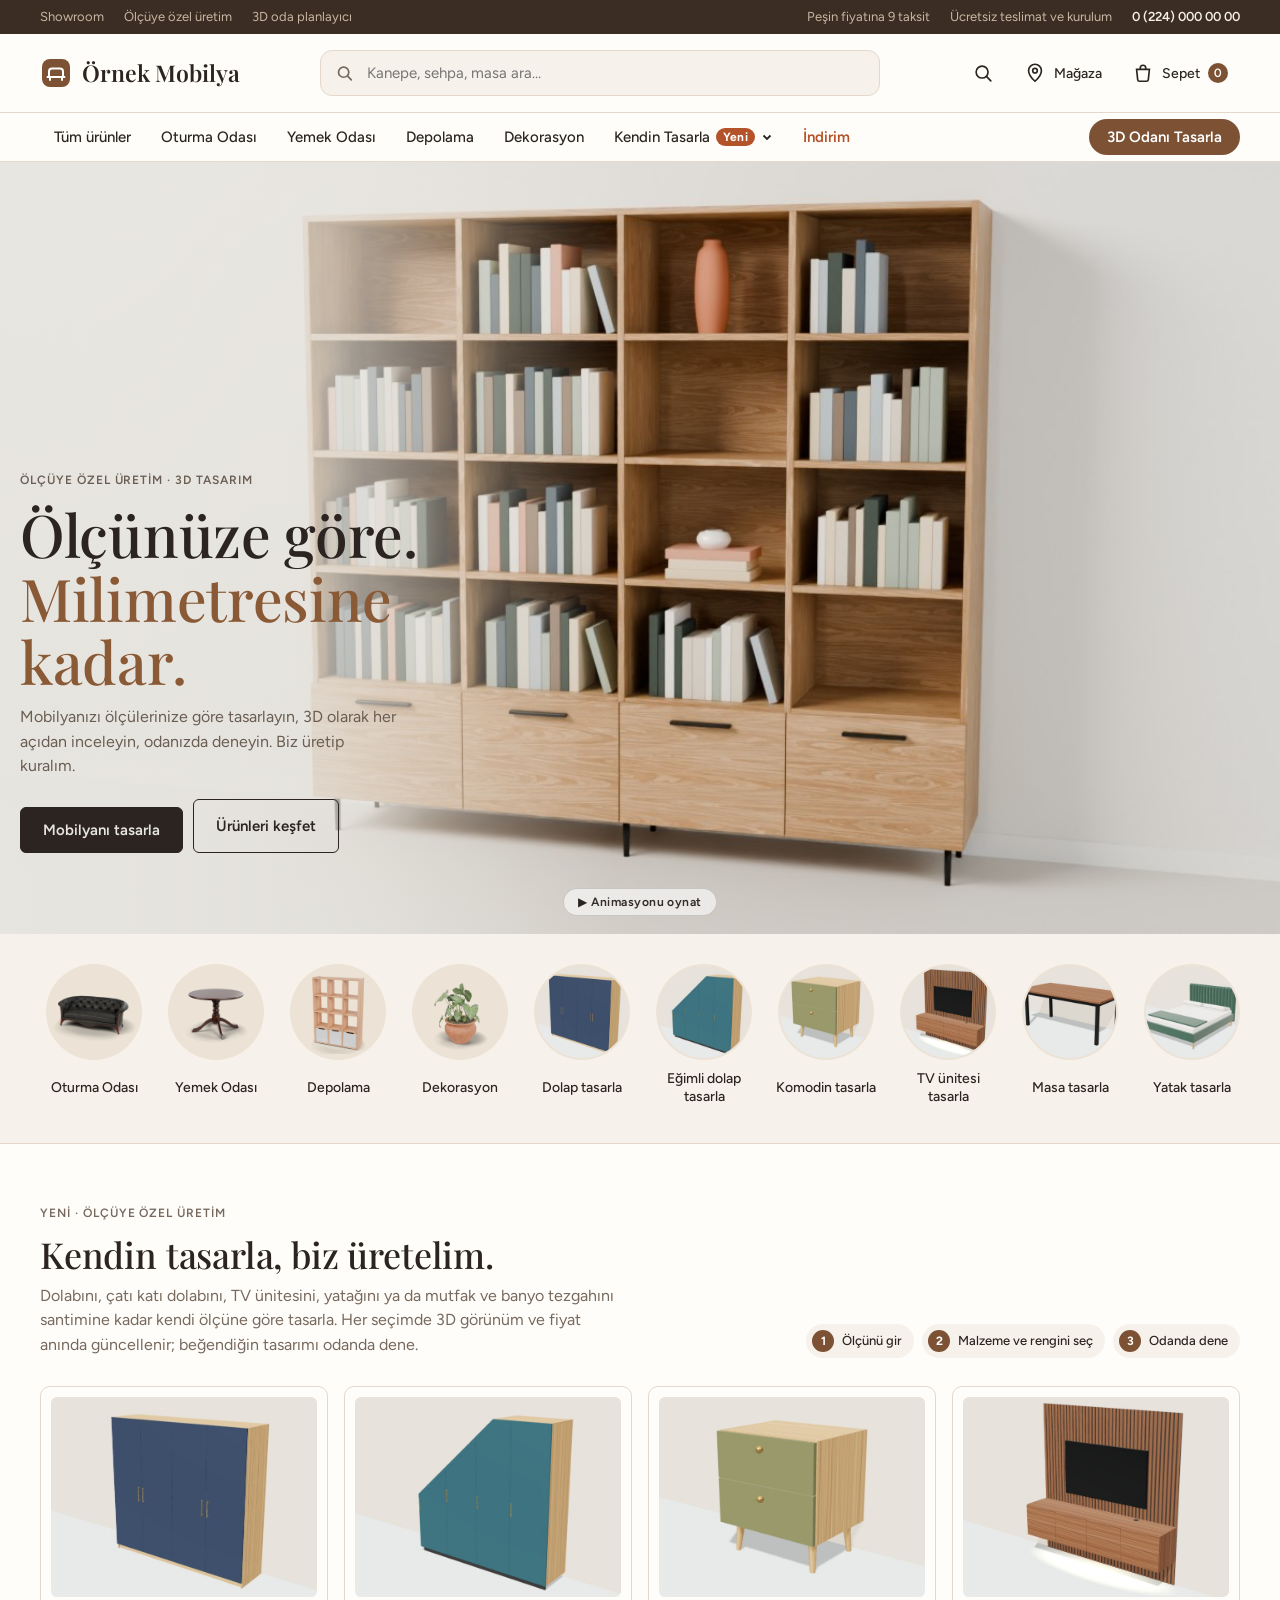
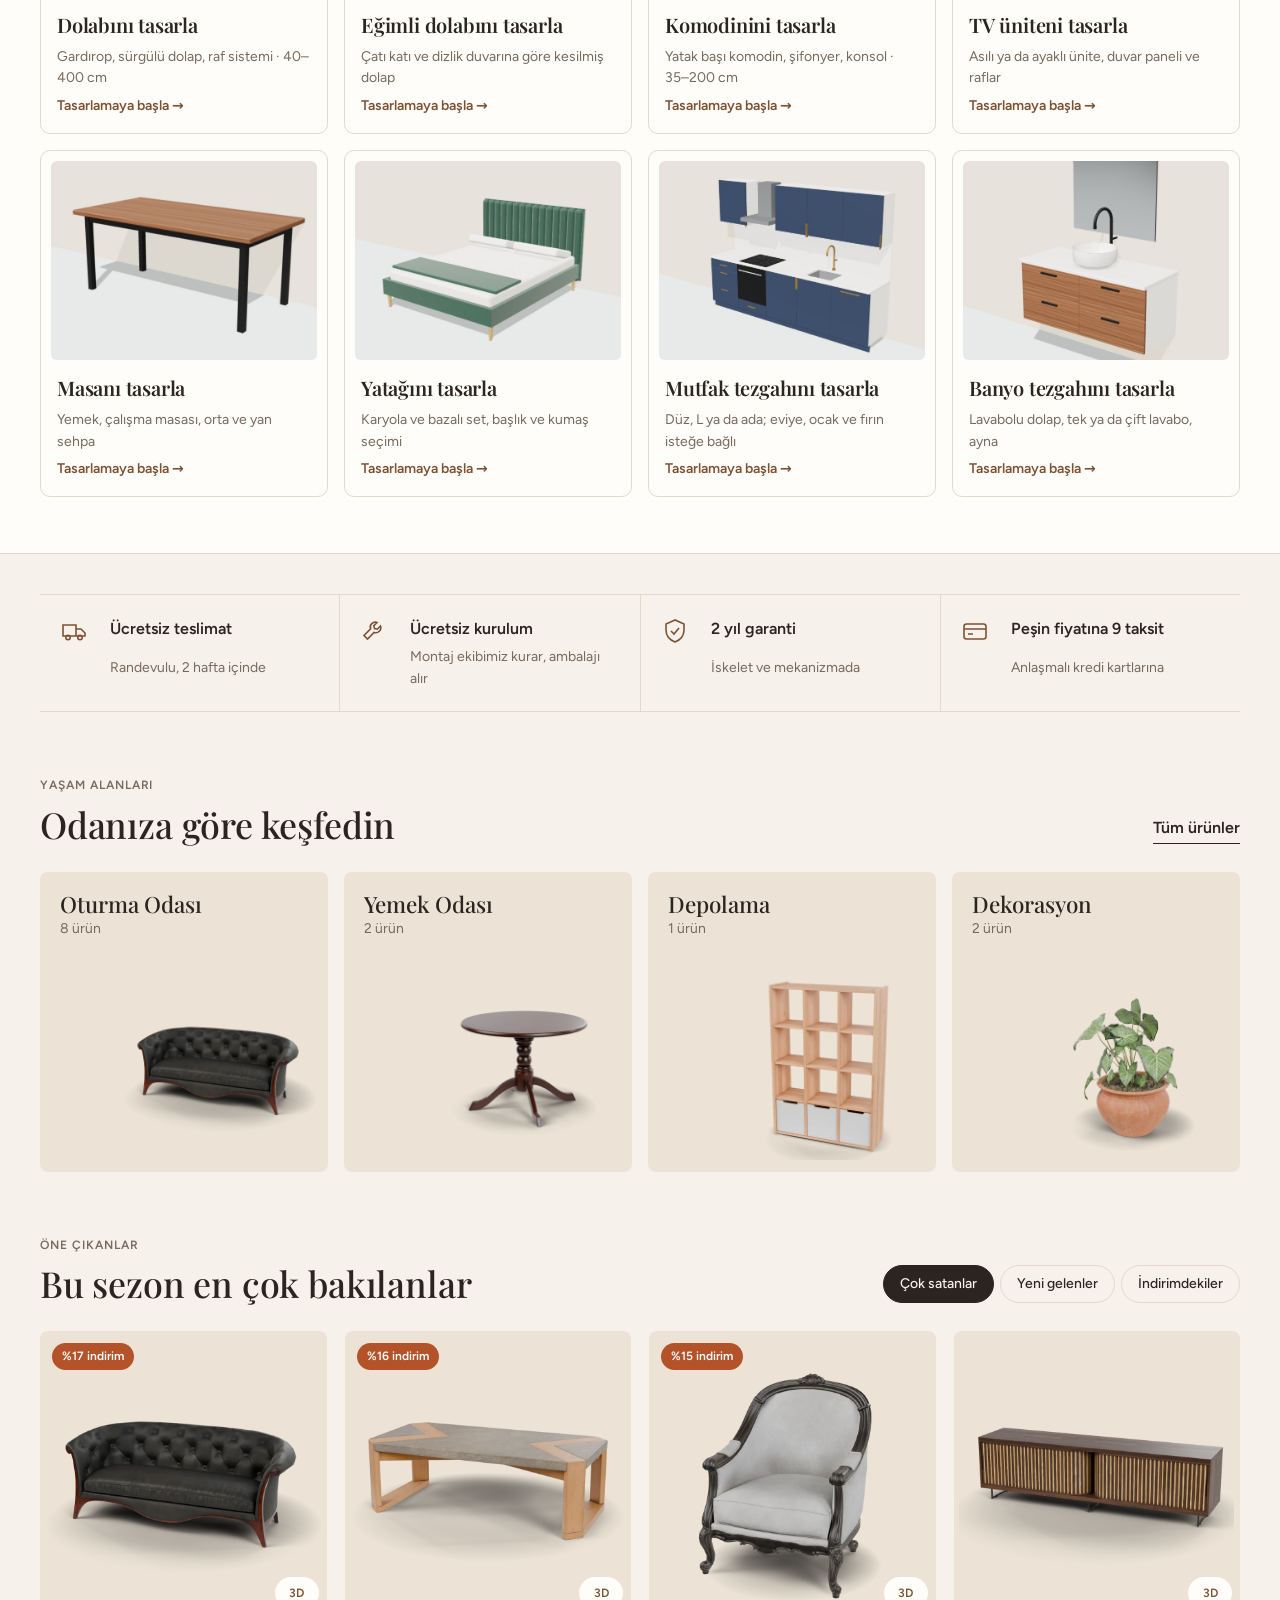
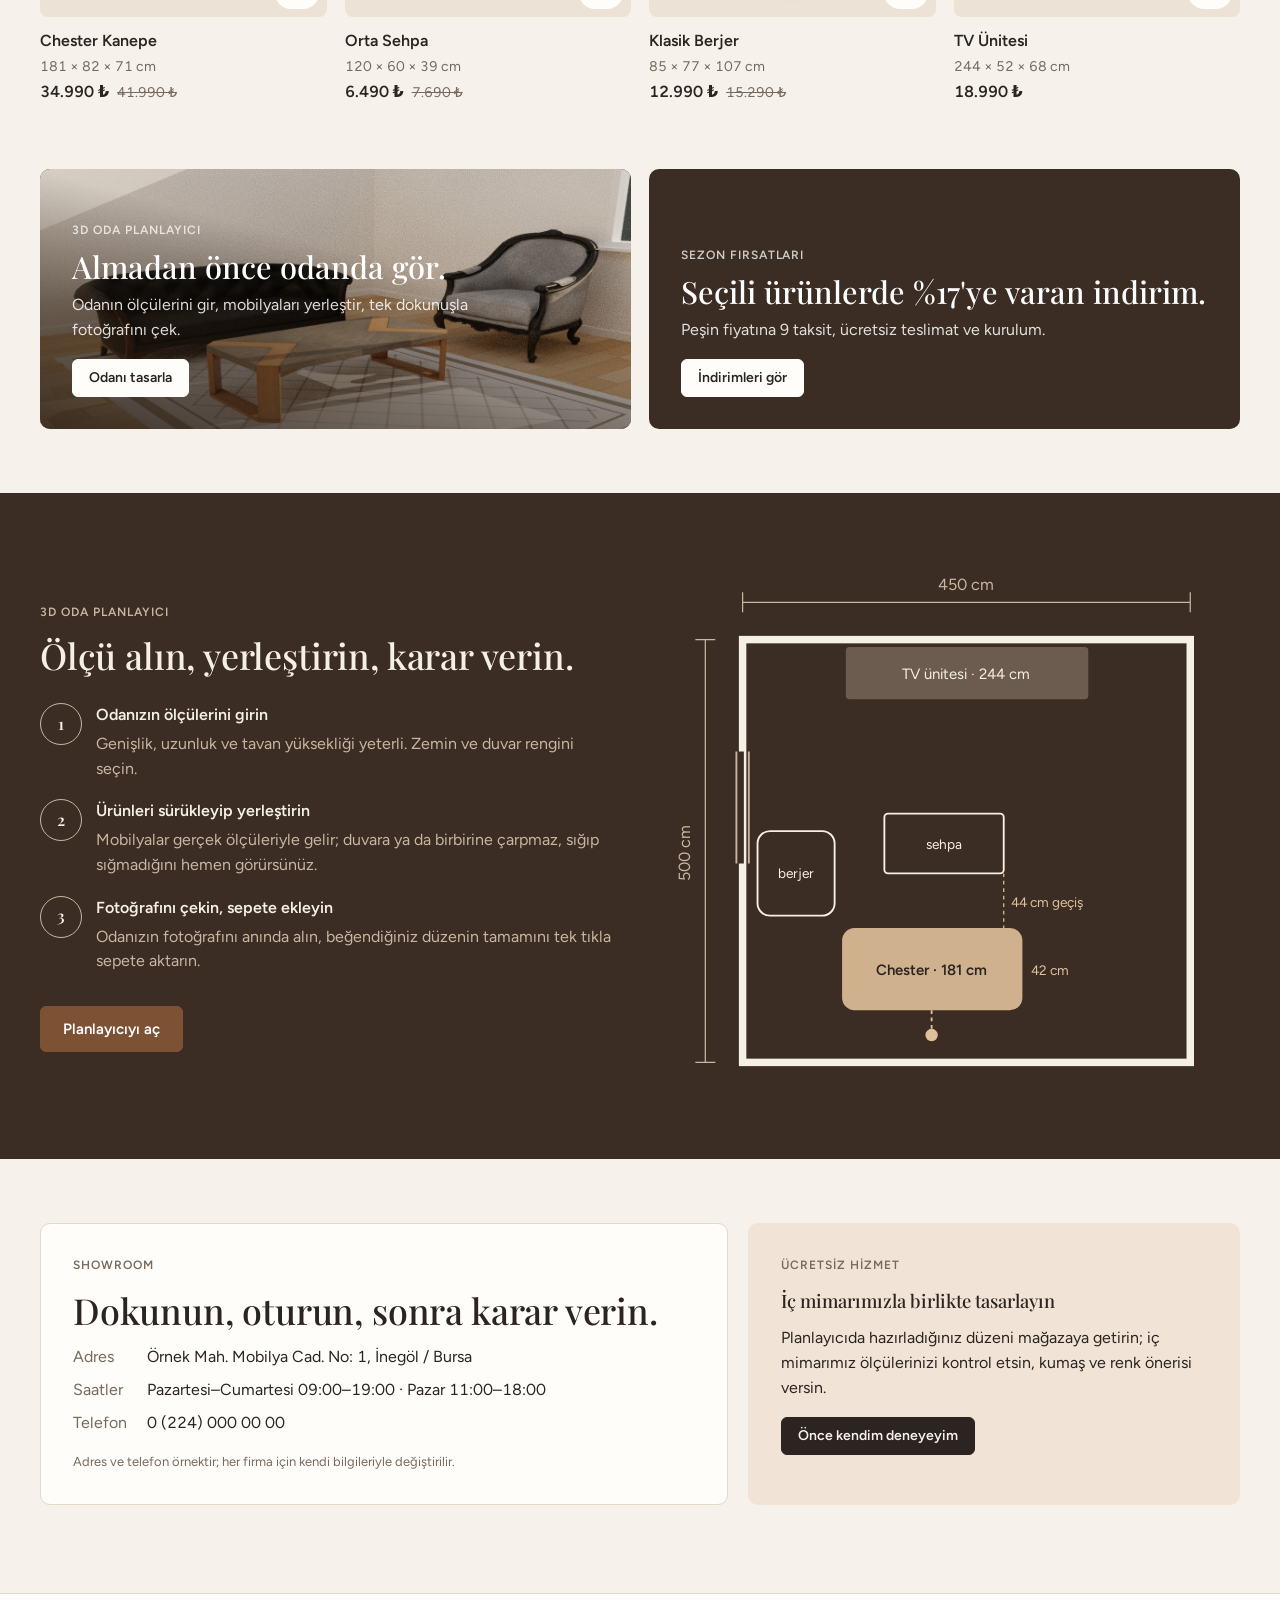
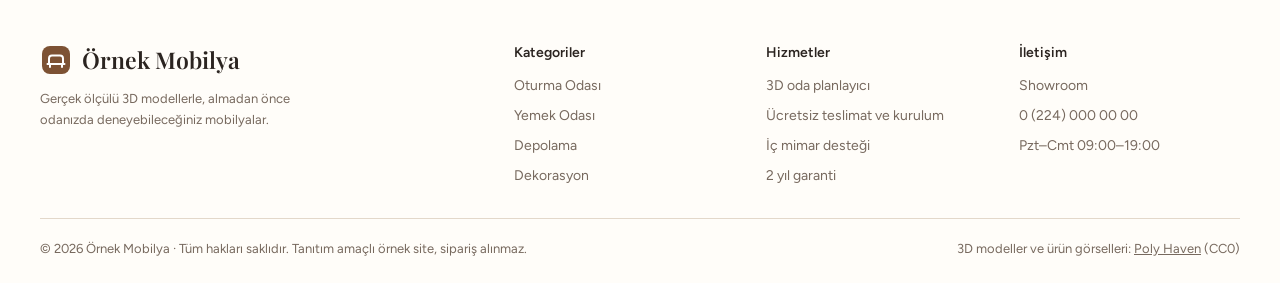
<file: index.html>
<!doctype html>
<html lang="tr">
<meta charset="utf-8">
<meta name="viewport" content="width=device-width, initial-scale=1, viewport-fit=cover">
<title>Örnek Mobilya · Ölçüye özel mobilya, 3D tasarım</title>
<meta name="description" content="Dolap, TV ünitesi, yatak, mutfak ve banyo tezgahını ölçünüze göre 3D tasarlayın, fiyatı anında görün, odanızda deneyin. Ölçüye özel üretim, montaj dahil.">
<meta name="theme-color" content="#f6f1ea">
<meta property="og:type" content="website">
<meta property="og:site_name" content="Örnek Mobilya">
<meta property="og:title" content="Örnek Mobilya · Ölçüye özel mobilya, 3D tasarım">
<meta property="og:description" content="Mobilyanızı ölçünüze göre 3D tasarlayın, fiyatı anında görün, odanızda deneyin.">
<meta property="og:image" content="https://kazim1773.github.io/olcuye-ozel-mobilya/gorseller/salon.jpg">
<meta name="twitter:card" content="summary_large_image">
<link rel="icon" href="favicon.svg" type="image/svg+xml">
<meta name="claude:viewport-fit-sides" content="cover">
<style>.montaj-adim{opacity: 0;visibility: hidden}.montaj-adim.gorunur{opacity: 1;visibility: visible}</style>
<link rel="preload" href="fontlar/figtree-400-latin.woff2" as="font" type="font/woff2" crossorigin>
<link rel="preload" href="montaj/kapak.mp4" as="fetch" type="video/mp4" crossorigin>
<link rel="stylesheet" href="fontlar/fontlar.css">
<style>:root{--paper: #f6f1ea;--surface: #fffdf9;--tile: #ece3d6;--ink: #2b2420;--muted: #77695e;--line: #e3d8ca;--accent: #7d5234;--accent-ink: #ffffff;--accent-soft: #f1e4d6;--sale: #b4532a;--band: #3b2d23;--band-ink: #f6efe6;--band-muted: #c8b6a3;--veil: rgba(30,22,16,0.45);--display: "Playfair Display",Georgia,"Times New Roman",serif;--body: "Figtree","Segoe UI",system-ui,sans-serif}*{box-sizing: border-box}[hidden]{display: none !important}html{scroll-behavior: smooth;color-scheme: light}body{margin: 0;background: var(--paper);color: var(--ink);font: 16px/1.55 var(--body);-webkit-font-smoothing: antialiased}body::before{content: "";position: fixed;inset: 0 0 auto;height: env(safe-area-inset-top,0px);z-index: 40;background: var(--surface)}img{max-width: 100%;display: block}a{color: inherit}h1,h2,h3{font-family: var(--display);font-weight: 500;letter-spacing: -0.005em;line-height: 1.08;margin: 0;text-wrap: balance}h1{font-size: clamp(2.2rem,4.6vw,3.9rem)}h2{font-size: clamp(1.6rem,2.8vw,2.3rem)}h3{font-size: 1.15rem;letter-spacing: 0}p{margin: 0}.kap{max-width: 1240px;margin: 0 auto;padding-left: max(20px,env(safe-area-inset-left,0px));padding-right: max(20px,env(safe-area-inset-right,0px))}.etiket{font-size: 12px;font-weight: 600;letter-spacing: 0.08em;text-transform: uppercase;color: var(--muted)}.dugme{display: inline-flex;align-items: center;justify-content: center;gap: 8px;min-height: 46px;padding: 0 22px;border-radius: 6px;border: 1px solid var(--ink);background: var(--ink);color: var(--paper);font: 600 15px var(--body);text-decoration: none;cursor: pointer;transition: transform .15s,background .15s}.dugme:hover{transform: translateY(-1px)}.dugme.vurgu{background: var(--accent);border-color: var(--accent);color: var(--accent-ink)}.dugme.cizgi{background: transparent;color: var(--ink)}.dugme.kucuk{min-height: 38px;padding: 0 16px;font-size: 14px}:focus-visible{outline: 2px solid var(--accent);outline-offset: 3px}.duyuru{background: var(--band);color: var(--band-muted);font-size: 13px}.duyuru .kap{display: flex;justify-content: space-between;align-items: center;gap: 20px;padding-block: 7px}.duyuru nav,.duyuru .sag{display: flex;gap: 20px}.duyuru a{text-decoration: none}.duyuru a:hover{color: var(--band-ink)}.duyuru .sag b{color: var(--band-ink);font-weight: 600}.baslik{position: sticky;top: env(safe-area-inset-top,0px);z-index: 30;background: var(--surface);box-shadow: 0 1px 0 var(--line)}.arama-ac{display: none}.baslik .ust{display: flex;align-items: center;gap: 28px;padding-block: 16px}.logo{display: flex;align-items: center;gap: 10px;text-decoration: none;font-family: var(--display);font-weight: 600;font-size: 23px;letter-spacing: -0.005em;white-space: nowrap}.logo svg{width: 32px;height: 32px;flex: none}.arama{flex: 1;max-width: 560px;margin-inline: auto;position: relative}.arama input{width: 100%;height: 46px;padding: 0 18px 0 46px;border-radius: 12px;border: 1px solid var(--line);background: var(--paper);color: var(--ink);font: inherit;font-size: 15px;transition: border-color .15s,box-shadow .15s,background .15s}.arama input:focus{outline: none;border-color: var(--accent);background: var(--surface);box-shadow: 0 0 0 3px var(--accent-soft)}.arama svg{position: absolute;left: 16px;top: 50%;transform: translateY(-50%);width: 17px;color: var(--muted)}.ikonlar{display: flex;gap: 6px}.ikon{position: relative;display: inline-flex;align-items: center;gap: 8px;height: 44px;padding: 0 12px;border-radius: 12px;border: 0;background: transparent;color: var(--ink);font: 500 14px var(--body);text-decoration: none;cursor: pointer}.ikon:hover{background: var(--paper)}.ikon svg{width: 22px;height: 22px}.sayac{min-width: 20px;height: 20px;padding: 0 6px;border-radius: 10px;background: var(--accent);color: var(--accent-ink);font-size: 12px;font-weight: 600;display: inline-grid;place-items: center;font-variant-numeric: tabular-nums}.menu-cubuk{border-top: 1px solid var(--line)}nav.menu{display: flex;align-items: center;gap: 2px;overflow-x: auto;scrollbar-width: none}nav.menu::-webkit-scrollbar{display: none}nav.menu a,nav.menu .menu-ac{position: relative;display: inline-flex;align-items: center;gap: 6px;padding: 14px;border: 0;background: none;color: var(--ink);font: 500 15px var(--body);text-decoration: none;white-space: nowrap;cursor: pointer}nav.menu a::after,nav.menu .menu-ac::after{content: "";position: absolute;left: 14px;right: 14px;bottom: 0;height: 2px;border-radius: 2px;background: var(--accent);transform: scaleX(0);transition: transform .2s}nav.menu a:hover::after,nav.menu a.aktif::after,nav.menu .menu-ac:hover::after,nav.menu .menu-ac.aktif::after,nav.menu .menu-ac[aria-expanded="true"]::after{transform: scaleX(1)}nav.menu .menu-ac svg{width: 12px;height: 12px;transition: transform .2s}nav.menu .menu-ac[aria-expanded="true"] svg{transform: rotate(180deg)}.yeni-isaret{padding: 2px 7px;border-radius: 999px;background: var(--sale);color: #fff;font-size: 12px;font-weight: 700;letter-spacing: .02em}nav.menu a.indirim-link{color: var(--sale);font-weight: 600}nav.menu a.planlayici-link{margin: 6px 0 6px auto;padding: 9px 18px;border-radius: 999px;background: var(--accent);color: var(--accent-ink);font-weight: 600}nav.menu a.planlayici-link::after{display: none}.mega{position: absolute;left: 0;right: 0;top: 100%;background: var(--surface);border-top: 1px solid var(--line);box-shadow: 0 24px 40px rgba(0,0,0,.12)}.mega .kap{display: grid;grid-template-columns: minmax(0,1fr) minmax(0,3fr);gap: 32px;padding-block: 24px 28px}.mega .giris{display: grid;gap: 10px;align-content: start}.mega .giris p{color: var(--muted);font-size: 14px}.mega .giris .dugme{justify-self: start;margin-top: 6px}.tasarla-kartlar{display: grid;grid-template-columns: repeat(4,minmax(0,1fr));gap: 16px}.mega .tasarla-kart span:not(.git){display: none}.tasarla-kart{display: grid;gap: 6px;align-content: start;padding: 10px 10px 16px;border: 1px solid var(--line);border-radius: 10px;background: var(--surface);text-decoration: none;transition: border-color .2s,transform .2s,box-shadow .2s}.tasarla-kart:hover{border-color: var(--accent);transform: translateY(-2px);box-shadow: 0 12px 28px rgba(0,0,0,.08)}.tasarla-kart img{width: 100%;aspect-ratio: 4 / 3;object-fit: cover;border-radius: 6px;background: var(--tile);margin-bottom: 6px}.tasarla-kart b,.tasarla-kart span{padding-inline: 6px}.tasarla-kart b{font-family: var(--display);font-size: 1.25rem;letter-spacing: -0.01em}.tasarla-kart span{color: var(--muted);font-size: 14px}.tasarla-kart .git{color: var(--accent);font-weight: 600}.kahraman{display: grid;grid-template-columns: minmax(0,5fr) minmax(0,7fr);gap: 48px;align-items: center;padding-block: 56px 40px}.kahraman .metin{display: grid;gap: 22px}.kahraman p.giris{font-size: 18px;color: var(--muted);max-width: 46ch}.kahraman .eylemler{display: flex;gap: 12px;flex-wrap: wrap}.kahraman figure{margin: 0;position: relative;border-radius: 10px;overflow: hidden;background: var(--tile);aspect-ratio: 16 / 10;max-width: 100%}.kahraman figure img{width: 100%;height: 100%;object-fit: cover}.kahraman figcaption{position: absolute;left: 16px;bottom: 16px;right: 16px;display: flex;gap: 10px;align-items: center;justify-content: space-between;flex-wrap: wrap}.rozet-cam{display: inline-flex;gap: 8px;align-items: center;padding: 8px 14px;border-radius: 999px;background: rgba(255,253,249,0.88);color: #2b2420;font-size: 13px;font-weight: 500;backdrop-filter: blur(6px)}.rozet-cam i{width: 8px;height: 8px;border-radius: 50%;background: #2f8f6d}.olcu-not{display: flex;gap: 18px;color: var(--muted);font-size: 14px;flex-wrap: wrap}.olcu-not b{color: var(--ink);font-family: var(--display);font-size: 22px;display: block;letter-spacing: -0.005em}.hizmetler{display: grid;grid-template-columns: repeat(4,minmax(0,1fr));gap: 1px;background: var(--line);border-block: 1px solid var(--line)}.hizmet{background: var(--paper);padding: 22px 20px;display: grid;grid-template-columns: 36px 1fr;gap: 4px 14px;align-items: start}.hizmet svg{width: 28px;height: 28px;color: var(--accent);grid-row: span 2}.hizmet b{font-weight: 600}.hizmet span{color: var(--muted);font-size: 14px}.bolum{padding-block: 64px}.bolum-bas{display: flex;align-items: end;justify-content: space-between;gap: 20px;margin-bottom: 28px;flex-wrap: wrap}.bolum-bas .sol{display: grid;gap: 10px}.bolum-bas a{font-weight: 600;text-decoration: none;border-bottom: 1px solid currentColor;padding-bottom: 2px}.alanlar{display: grid;grid-template-columns: repeat(4,minmax(0,1fr));gap: 16px}.alan{position: relative;display: grid;align-content: space-between;min-height: 300px;padding: 20px;border-radius: 8px;background: var(--tile);text-decoration: none;overflow: hidden}.alan img{position: absolute;right: 4%;bottom: 4%;width: 84%;height: 64%;object-fit: contain;object-position: right bottom;transition: transform .3s;transform-origin: right bottom}.alan:hover img{transform: scale(1.04)}.alan h3{position: relative;font-size: 1.4rem}.alan span{position: relative;color: var(--muted);font-size: 14px}.sekmeler{display: flex;gap: 6px;flex-wrap: wrap}.sekme{height: 38px;padding: 0 16px;border-radius: 999px;border: 1px solid var(--line);background: transparent;color: var(--ink);font: 500 14px var(--body);cursor: pointer}.sekme.aktif{background: var(--ink);color: var(--paper);border-color: var(--ink)}.izgara{display: grid;grid-template-columns: repeat(4,minmax(0,1fr));gap: 28px 18px}.kart{display: grid;gap: 12px;text-decoration: none}.kart figure{margin: 0;position: relative;aspect-ratio: 1;border-radius: 8px;background: var(--tile);display: grid;place-items: center;overflow: hidden}.kart figure img{width: 96%;height: 96%;object-fit: contain;transition: transform .3s}.kart:hover figure img{transform: scale(1.05)}.kart .rozet{position: absolute;top: 12px;left: 12px}.kart .uc-boyut{position: absolute;right: 8px;bottom: 8px;min-width: 44px;min-height: 32px;display: grid;place-items: center;font-size: 12px;font-weight: 600;padding: 4px 10px;border-radius: 999px;background: var(--surface);color: var(--accent)}.kart .bilgi{display: grid;gap: 2px}.kart .ad{font-weight: 600}.kart .olcu{color: var(--muted);font-size: 14px;font-variant-numeric: tabular-nums}.fiyat{display: flex;gap: 8px;align-items: baseline;flex-wrap: wrap;font-variant-numeric: tabular-nums}.fiyat b{font-weight: 600}.fiyat s{color: var(--muted);font-size: 14px}.fiyat .yuzde{color: var(--sale);font-size: 13px;font-weight: 600}.rozet{display: inline-block;padding: 4px 10px;border-radius: 999px;font-size: 12px;font-weight: 600;background: var(--surface);color: var(--ink)}.rozet.indirim{background: var(--sale);color: #fff}.rozet.yeni{background: var(--accent);color: var(--accent-ink)}.bant{background: var(--band);color: var(--band-ink)}.bant .kap{display: grid;grid-template-columns: minmax(0,1fr) minmax(0,1fr);gap: 56px;align-items: center;padding-block: 72px}.bant .etiket{color: var(--band-muted)}.bant p{color: var(--band-muted)}.adimlar{list-style: none;padding: 0;margin: 28px 0 32px;display: grid;gap: 18px;counter-reset: adim}.adimlar li{display: grid;grid-template-columns: 40px 1fr;gap: 4px 16px;counter-increment: adim}.adimlar li::before{content: counter(adim);grid-row: span 2;width: 40px;height: 40px;border-radius: 50%;border: 1px solid var(--band-muted);display: grid;place-items: center;font-family: var(--display);font-weight: 600}.adimlar b{font-weight: 600;color: var(--band-ink)}.plan-cizim{width: 100%;height: auto;max-width: 100%}.showroom{display: grid;grid-template-columns: minmax(0,7fr) minmax(0,5fr);gap: 20px}.showroom .kutu{background: var(--surface);border: 1px solid var(--line);border-radius: 10px;padding: 32px;display: grid;gap: 16px;align-content: start}.showroom dl{display: grid;grid-template-columns: max-content 1fr;gap: 8px 20px;margin: 0}.showroom dt{color: var(--muted)}.showroom dd{margin: 0;font-variant-numeric: tabular-nums}.showroom .ic-mimar{background: var(--accent-soft);border-color: transparent}.montaj{--m-duvar: #e7e5df;--m-ink: #2b2420;--m-muted: #6a5d53;--m-cizgi: rgba(43,36,32,0.18);--m-vurgu: #8a5a36;height: 420vh;position: relative;margin-top: 48px;background: var(--m-duvar);color: var(--m-ink)}.montaj-yapiskan{position: sticky;top: var(--ust,0px);height: calc(100vh - var(--ust,0px));height: calc(100svh - var(--ust,0px));overflow: hidden}.montaj video,.montaj-son{position: absolute;inset: 0;width: 100%;height: 100%;display: block;object-fit: cover;object-position: 50% 50%;background: var(--m-duvar)}.montaj.kapak{margin-top: 0;height: auto}.montaj.kapak .montaj-yapiskan{position: relative;top: 0;height: calc(100svh - var(--ust,0px));min-height: 520px;max-height: 900px}@media (max-aspect-ratio: 1/1){.montaj.kapak .montaj-yapiskan{height: auto;min-height: 0;max-height: none;display: flex;flex-direction: column;background: #d2cdc7}.montaj.kapak .montaj-yapiskan::after{display: none}.montaj.kapak video{position: relative;inset: auto;width: 130%;margin-left: -15%;height: auto;aspect-ratio: 16 / 9;object-fit: cover;flex: none}.montaj.kapak .montaj-son{position: absolute;inset: 0 auto auto -15%;width: 130%;max-width: none;height: auto;aspect-ratio: 16 / 9;object-fit: cover}.montaj.kapak .montaj-adim p{display: none}.montaj.kapak .montaj-metin{position: relative;left: auto;bottom: auto;width: auto;height: auto;display: grid;padding: 14px 20px 24px}.montaj.kapak .montaj-adim{position: relative;grid-area: 1 / 1;align-self: start;gap: 6px}.montaj.kapak .montaj-adim h1,.montaj.kapak .montaj-adim h2{font-size: 1.8rem}.montaj.kapak .montaj-eylemler{margin-top: 4px}.montaj.kapak .montaj-eylemler .dugme{min-height: 42px;padding: 0 18px}.montaj.kapak .montaj-tekrar{top: calc(73.125vw - 40px);right: 10px;left: auto;bottom: auto;transform: none}}.montaj-yapiskan::after{content: "";position: absolute;inset: 0;pointer-events: none;background: linear-gradient(90deg,rgba(231,229,223,0.92) 0%,rgba(231,229,223,0.7) 26%,rgba(231,229,223,0) 48%)}.montaj-metin{position: absolute;z-index: 1;left: max(20px,env(safe-area-inset-left,0px));bottom: calc(clamp(32px,9vh,96px) + env(safe-area-inset-bottom,0px));width: min(440px,calc(100% - 40px));height: 60vh}.montaj-adim{position: absolute;left: 0;bottom: 0;width: 100%;display: grid;gap: 12px;justify-items: start;opacity: 0;visibility: hidden;transform: translateY(10px);transition: opacity .15s,transform .15s,visibility 0s linear .15s;pointer-events: none}.montaj-adim.gorunur{opacity: 1;visibility: visible;transform: none;pointer-events: auto;transition: opacity .3s ease .15s,transform .3s ease .15s,visibility 0s linear .15s}.montaj-adim .etiket{color: var(--m-muted)}.montaj-tekrar{position: absolute;z-index: 1;left: 50%;bottom: calc(18px + env(safe-area-inset-bottom,0px));transform: translateX(-50%);border: 1px solid var(--m-cizgi);background: rgba(255,255,255,0.6);color: var(--m-ink);border-radius: 999px;padding: 6px 14px;font: 600 12px var(--body);letter-spacing: 0.04em;cursor: pointer;backdrop-filter: blur(6px)}.montaj-adim h1,.montaj-adim h2{font-size: clamp(2.2rem,4.6vw,3.8rem);color: var(--m-ink)}.montaj-adim h1 em,.montaj-adim h2 em{font-style: normal;color: var(--m-vurgu)}.montaj-eylemler{display: flex;gap: 10px;flex-wrap: wrap;margin-top: 8px}.montaj-eylemler .dugme.cizgi{background: transparent;border-color: var(--m-ink);color: var(--m-ink)}.montaj-adim p{color: var(--m-muted);max-width: 38ch}.montaj-adim>.dugme,.montaj-eylemler .dugme:not(.cizgi){margin-top: 8px;background: var(--m-ink);border-color: var(--m-ink);color: var(--m-duvar)}.sayfa-bas{padding-block: 40px 24px;display: grid;gap: 12px}.kirinti{font-size: 14px;color: var(--muted)}.kirinti a{text-decoration: none}.filtre{display: flex;gap: 12px;justify-content: space-between;align-items: center;flex-wrap: wrap;padding-bottom: 24px;border-bottom: 1px solid var(--line);margin-bottom: 28px}.filtre select{height: 38px;padding: 0 12px;border-radius: 999px;border: 1px solid var(--line);background: var(--surface);color: var(--ink);font: inherit;font-size: 14px}.bos-sonuc{padding: 48px 0;color: var(--muted)}.urun{display: grid;grid-template-columns: minmax(0,7fr) minmax(0,5fr);gap: 48px;padding-bottom: 64px}.urun-gorsel{position: relative;aspect-ratio: 1;border-radius: 10px;background: var(--tile);display: grid;place-items: center;overflow: hidden;max-width: 100%}.urun-gorsel .katman{position: relative;width: 94%;height: 94%}.urun-gorsel img{width: 100%;height: 100%;object-fit: contain}.urun-gorsel .ton{position: absolute;inset: 0;mix-blend-mode: multiply;-webkit-mask-size: contain;mask-size: contain;-webkit-mask-repeat: no-repeat;mask-repeat: no-repeat;-webkit-mask-position: center;mask-position: center;pointer-events: none}.urun-gorsel .uc-dugmeler{position: absolute;left: 16px;bottom: 16px;display: flex;gap: 8px;flex-wrap: wrap}.urun-bilgi{display: grid;gap: 22px;align-content: start}.urun-bilgi .fiyat b{font-size: 28px;font-family: var(--display);letter-spacing: -0.005em}.taksit{color: var(--muted);font-size: 14px}.renk-sec{display: grid;gap: 10px}.renkler{display: flex;gap: 10px;flex-wrap: wrap}.renk{width: 34px;height: 34px;border-radius: 50%;border: 3px solid var(--surface);box-shadow: 0 0 0 1px var(--line);cursor: pointer}.renk.secili{box-shadow: 0 0 0 2px var(--ink)}.ozellikler{display: grid;grid-template-columns: max-content 1fr;gap: 10px 24px;margin: 0;padding: 20px 0;border-block: 1px solid var(--line)}.ozellikler dt{color: var(--muted)}.ozellikler dd{margin: 0;font-variant-numeric: tabular-nums}.urun-bilgi .eylemler{display: grid;grid-template-columns: 1fr 1fr;gap: 10px}.urun-bilgi .eylemler .dugme:first-child{grid-column: 1 / -1}.teslimat{display: grid;gap: 8px;font-size: 14px;color: var(--muted)}.teslimat div{display: flex;gap: 10px;align-items: center}.teslimat svg{width: 18px;height: 18px;color: var(--accent);flex: none}.planlayici-bas{display: flex;justify-content: space-between;align-items: end;gap: 20px;padding-block: 28px 18px;flex-wrap: wrap}.planlayici-bas p{color: var(--muted);max-width: 60ch;margin-top: 8px}.planlayici-cerceve{border: 1px solid var(--line);border-radius: 8px;overflow: hidden;background: var(--surface);margin-bottom: 40px}.tam-ust{display: none;align-items: center;gap: 12px;padding: 8px 12px;border-bottom: 1px solid var(--line)}.tam-ust b{font-size: 15px}.planlayici-cerceve iframe{display: block;width: 100%;height: calc(100vh - 210px);min-height: 620px;border: 0}.perde{position: fixed;inset: 0;z-index: 250;background: var(--veil)}.incele-katman{position: fixed;inset: 0;z-index: 240;display: grid;place-items: center;padding: 24px;background: var(--veil)}.incele-katman iframe{display: block;width: min(960px,100%);height: min(680px,100%);border: 0;border-radius: 10px;background: var(--surface);box-shadow: 0 24px 60px rgba(0,0,0,.25)}@media (max-width: 640px){.incele-katman{padding: env(safe-area-inset-top) 0 0;background: var(--surface)}.incele-katman iframe{width: 100%;height: 100%;border-radius: 0;box-shadow: none}}.sepet{position: fixed;top: 0;right: 0;bottom: 0;z-index: 251;width: min(420px,100%);background: var(--surface);display: flex;flex-direction: column;box-shadow: -10px 0 40px rgba(0,0,0,.15);padding-top: env(safe-area-inset-top,0px);padding-bottom: env(safe-area-inset-bottom,0px);padding-right: env(safe-area-inset-right,0px)}.sepet header{display: flex;justify-content: space-between;align-items: center;padding: 20px 24px;border-bottom: 1px solid var(--line)}.sepet .liste{flex: 1;overflow-y: auto;padding: 8px 24px}.sepet-satir{display: grid;grid-template-columns: 64px 1fr auto;gap: 14px;align-items: center;padding: 14px 0;border-bottom: 1px solid var(--line)}.sepet-satir figure{margin: 0;width: 64px;height: 64px;border-radius: 10px;background: var(--tile);display: grid;place-items: center}.sepet-satir img{width: 96%;height: 96%;object-fit: contain}.sepet-satir img.ozel{width: 100%;height: 100%;object-fit: cover;border-radius: 10px}.sepet-satir .ad{font-weight: 600}.sepet-satir .alt{color: var(--muted);font-size: 13px}.adet{display: inline-flex;align-items: center;gap: 4px;margin-top: 6px}.adet button{width: 28px;height: 28px;border-radius: 50%;border: 1px solid var(--line);background: transparent;color: var(--ink);cursor: pointer;font: inherit}.adet span{min-width: 22px;text-align: center;font-variant-numeric: tabular-nums}.sepet-satir .sag{text-align: right;display: grid;gap: 6px;font-variant-numeric: tabular-nums}.sepet-satir .kaldir{border: 0;background: none;color: var(--muted);font: inherit;font-size: 13px;cursor: pointer;text-decoration: underline}.sepet footer{padding: 20px 24px;border-top: 1px solid var(--line);display: grid;gap: 12px}.dugme.whatsapp{background: #1f7a4d;border-color: #1f7a4d;color: #fff}.sepet .toplam{display: flex;justify-content: space-between;font-weight: 600;font-size: 18px;font-variant-numeric: tabular-nums}.not{font-size: 13px;color: var(--muted)}.kapat{width: 40px;height: 40px;border-radius: 50%;border: 0;background: var(--paper);color: var(--ink);font-size: 20px;cursor: pointer}#bildirim{position: fixed;left: 50%;bottom: calc(24px + env(safe-area-inset-bottom,0px));transform: translate(-50%,20px);z-index: 260;background: var(--ink);color: var(--paper);padding: 12px 18px;border-radius: 999px;font-size: 14px;opacity: 0;transition: opacity .2s,transform .2s;pointer-events: none}#bildirim.goster{opacity: 1;transform: translate(-50%,0)}footer.alt-bilgi{background: var(--surface);border-top: 1px solid var(--line);margin-top: 24px}footer.alt-bilgi .kap{display: grid;grid-template-columns: 2fr repeat(3,1fr);gap: 32px;padding-block: 48px 24px}footer.alt-bilgi h4{margin: 0 0 12px;font-size: 14px;font-weight: 600}footer.alt-bilgi ul{list-style: none;margin: 0;padding: 0;display: grid;gap: 8px;color: var(--muted);font-size: 14px}footer.alt-bilgi a{text-decoration: none}footer.alt-bilgi .telif{grid-column: 1 / -1;border-top: 1px solid var(--line);padding-top: 20px;color: var(--muted);font-size: 13px;display: flex;justify-content: space-between;gap: 12px;flex-wrap: wrap}.kisayollar{display: flex;gap: 18px;justify-content: space-between;overflow-x: auto;padding: 30px 2px 6px;scrollbar-width: none}.kisayollar::-webkit-scrollbar{display: none}.kisayol{flex: none;display: grid;justify-items: center;gap: 10px;width: 104px;text-decoration: none;font-size: 14px;font-weight: 500;text-align: center;line-height: 1.25}.kisayol i{width: 96px;height: 96px;border-radius: 50%;background: var(--tile);display: grid;place-items: center;overflow: hidden;border: 2px solid transparent;transition: border-color .2s}.kisayol:hover i{border-color: var(--accent)}.kisayol img{width: 92%;height: 92%;object-fit: contain}.kisayol img.dolu{width: 100%;height: 100%;object-fit: cover}.kisayol.ozel i{background: var(--tile)}.tasarla-bant{margin-top: 32px;background: var(--surface);border-block: 1px solid var(--line)}.tasarla-bant .kap{display: grid;gap: 28px;padding-block: 56px}.tasarla-bant .ust-satir{display: flex;justify-content: space-between;align-items: end;gap: 20px;flex-wrap: wrap}.tasarla-bant .ust-satir p{max-width: 58ch;margin-top: 10px;color: var(--muted)}.adim-rozet{display: flex;gap: 8px;flex-wrap: wrap}.adim-rozet span{display: inline-flex;align-items: center;gap: 8px;padding: 6px 12px 6px 6px;border-radius: 999px;background: var(--paper);font-size: 13px;font-weight: 500}.adim-rozet b{width: 22px;height: 22px;border-radius: 50%;background: var(--accent);color: var(--accent-ink);display: grid;place-items: center;font-size: 12px}.kampanyalar{display: grid;grid-template-columns: minmax(0,1fr) minmax(0,1fr);gap: 18px}.kampanya{position: relative;overflow: hidden;display: grid;align-content: end;gap: 10px;min-height: 260px;padding: 32px;border-radius: 10px;background: var(--band);color: #fff;text-decoration: none}.kampanya img{position: absolute;inset: 0;width: 100%;height: 100%;object-fit: cover;transition: transform .4s}.kampanya:hover img{transform: scale(1.03)}.kampanya::before{content: "";position: absolute;inset: 0;z-index: 1;background: linear-gradient(15deg,rgba(32,22,15,.84) 0%,rgba(32,22,15,.5) 32%,rgba(32,22,15,0) 62%)}.kampanya.duz::before{display: none}.kampanya>:not(img){position: relative;z-index: 2}.kampanya .etiket{color: rgba(255,255,255,.75)}.kampanya h3{font-size: clamp(1.4rem,2.4vw,1.95rem)}.kampanya p{max-width: 42ch;color: rgba(255,255,255,.85)}.kampanya .dugme{justify-self: start;margin-top: 6px;background: #fffdf9;border-color: #fffdf9;color: #2b2420}.kart figure{transition: box-shadow .25s}.kart:hover figure{box-shadow: 0 12px 30px rgba(0,0,0,.08)}.tasarla-sekmeler{display: flex;align-items: center;gap: 6px;flex-wrap: wrap;margin-bottom: 16px}.tasarla-sekmeler .sekme{display: inline-flex;align-items: center;gap: 8px;height: 42px;padding: 0 16px 0 6px;text-decoration: none}.tasarla-sekmeler .sekme img{width: 40px;height: 30px;object-fit: cover;border-radius: 999px}@media (max-width: 980px){.kampanyalar,.mega .kap{grid-template-columns: minmax(0,1fr)}.mega .giris{display: none}.tasarla-kartlar{grid-template-columns: repeat(4,minmax(0,1fr))}.kahraman,.bant .kap,.urun,.showroom{grid-template-columns: minmax(0,1fr)}.kahraman{gap: 28px;padding-block: 32px}.hizmetler,.alanlar,.izgara{grid-template-columns: repeat(2,minmax(0,1fr))}footer.alt-bilgi .kap{grid-template-columns: 1fr 1fr}}@media (max-width: 640px){.baslik .ust{flex-wrap: wrap;gap: 10px}.arama{order: 3;flex-basis: 100%;max-width: none;margin-left: 0}.ikonlar{margin-left: auto}.ikon .yazi{display: none}.duyuru{display: none}.baslik .ust{padding-block: 10px 8px;gap: 8px}.arama-ac{display: inline-flex}.baslik:not(.arama-acik) .arama{display: none}.baslik.arama-acik .arama-ac{color: var(--accent)}.arama input{height: 38px;border-radius: 10px}.ikon{padding: 0 8px}nav.menu a,nav.menu .menu-ac{padding: 9px 11px;font-size: 14px}nav.menu a::after,nav.menu .menu-ac::after{left: 11px;right: 11px}nav.menu a.planlayici-link{margin-left: 4px;padding: 6px 14px}.mega .kap{padding-block: 14px 16px}.mega .tasarla-kartlar{grid-template-columns: repeat(2,minmax(0,1fr));gap: 8px}.mega .tasarla-kart{grid-template-columns: 46px minmax(0,1fr);align-items: center;gap: 0 10px;padding: 6px;border-radius: 12px}.mega .tasarla-kart img{width: 46px;height: 46px;aspect-ratio: auto;margin: 0;border-radius: 8px}.mega .tasarla-kart b{padding: 0;font-size: 0.9rem;line-height: 1.2}.mega .tasarla-kart span{display: none}.tasarla-bant .kap{padding-block: 40px}.tasarla-bant .tasarla-kartlar,.tasarla-secim .tasarla-kartlar{grid-template-columns: repeat(2,minmax(0,1fr));gap: 10px}.tasarla-bant .tasarla-kart,.tasarla-secim .tasarla-kart{padding: 6px 6px 12px;border-radius: 8px}.tasarla-bant .tasarla-kart b,.tasarla-secim .tasarla-kart b{font-size: 1.02rem}.tasarla-bant .tasarla-kart span,.tasarla-secim .tasarla-kart span{font-size: 12.5px}.tasarla-sekmeler{flex-wrap: nowrap;overflow-x: auto;scrollbar-width: none;margin-inline: -16px;padding-inline: 16px}.tasarla-sekmeler::-webkit-scrollbar{display: none}.tasarla-sekmeler .sekme,.tasarla-sekmeler .dugme{flex: none}.kisayollar{gap: 12px;padding-top: 22px}.kisayol{width: 76px;font-size: 13px}.kisayol i{width: 70px;height: 70px}.kampanya{min-height: 220px;padding: 22px}.tasarla-sekmeler .sekme{padding-right: 12px}.logo{font-size: 19px}.logo svg{width: 26px;height: 26px}.ikon{height: 38px}nav.menu{padding-bottom: 6px;-webkit-mask-image: linear-gradient(90deg,#000 82%,transparent);mask-image: linear-gradient(90deg,#000 82%,transparent)}nav.menu.sonda{-webkit-mask-image: none;mask-image: none}nav.menu #tasarlaMenu{order: -1}nav.menu a{padding: 5px 12px;font-size: 14px}.hizmetler{grid-template-columns: minmax(0,1fr)}.alan{min-height: 220px}.izgara{gap: 22px 12px}.bolum{padding-block: 44px}.showroom .kutu{padding: 22px}footer.alt-bilgi .kap{grid-template-columns: minmax(0,1fr)}.planlayici-cerceve iframe{height: 1100px;min-height: 0}body.tasarla-tam{overflow: hidden}body.tasarla-tam #tasarlaCerceve{position: fixed;inset: 0;z-index: 200;margin: 0;border: 0;border-radius: 0;padding-top: env(safe-area-inset-top);background: var(--surface)}body.tasarla-tam #tasarlaCerceve iframe{height: 100%;min-height: 0}body.planlayici-tam{overflow: hidden}body.planlayici-tam #planlayiciCerceve{position: fixed;inset: 0;z-index: 200;margin: 0;border: 0;border-radius: 0;display: flex;flex-direction: column;padding-top: env(safe-area-inset-top);background: var(--surface)}body.planlayici-tam #planlayiciCerceve .tam-ust{display: flex}body.planlayici-tam #planlayiciCerceve iframe{flex: 1;height: auto;min-height: 0}}@media (max-width: 860px){.montaj-yapiskan::after{background: linear-gradient(0deg,rgba(231,229,223,0.96) 0%,rgba(231,229,223,0.8) 30%,rgba(231,229,223,0) 52%)}.montaj-metin{height: 45vh}}@media (prefers-reduced-motion: reduce){html{scroll-behavior: auto}.dugme,.kart figure img,.alan img,#bildirim,.montaj-adim{transition: none}}</style>
<div class="duyuru"><div class="kap">
<nav aria-label="Kurumsal"><a href="#magazalar">Showroom</a><a href="#tasarla">Ölçüye özel üretim</a><a href="#planlayici">3D oda planlayıcı</a></nav>
<div class="sag"><span>Peşin fiyatına 9 taksit</span><span>Ücretsiz teslimat ve kurulum</span><b data-firma="telefon">0 (224) 000 00 00</b></div>
</div></div>
<header class="baslik" id="ustBaslik">
<div class="kap">
<div class="ust">
<a class="logo" href="#anasayfa" aria-label="Örnek Mobilya ana sayfa">
<svg viewBox="0 0 32 32" aria-hidden="true"><rect x="2" y="2" width="28" height="28" rx="8" fill="var(--accent)"/><path d="M9 20v-5.5a3 3 0 0 1 3-3h8a3 3 0 0 1 3 3V20M7.5 20h17M10 20v3M22 20v3" fill="none" stroke="var(--accent-ink)" stroke-width="2" stroke-linecap="round"/></svg>
<span id="firmaAdi" data-firma="ad">Örnek Mobilya</span>
</a>
<form class="arama" role="search" id="aramaForm">
<svg viewBox="0 0 20 20" fill="none" stroke="currentColor" stroke-width="2" aria-hidden="true"><circle cx="9" cy="9" r="6"/><path d="m14 14 4 4" stroke-linecap="round"/></svg>
<input type="search" id="aramaKutu" placeholder="Kanepe, sehpa, masa ara…" aria-label="Ürün ara">
</form>
<div class="ikonlar">
<button class="ikon arama-ac" id="aramaAc" aria-label="Ara" aria-expanded="false">
<svg viewBox="0 0 24 24" fill="none" stroke="currentColor" stroke-width="1.8" aria-hidden="true"><circle cx="11" cy="11" r="6.5"/><path d="m16 16 4.5 4.5" stroke-linecap="round"/></svg>
</button>
<a class="ikon" href="#magazalar">
<svg viewBox="0 0 24 24" fill="none" stroke="currentColor" stroke-width="1.8" aria-hidden="true"><path d="M12 21s-7-6.2-7-11.5A7 7 0 0 1 19 9.5C19 14.8 12 21 12 21Z"/><circle cx="12" cy="9.5" r="2.5"/></svg>
<span class="yazi">Mağaza</span>
</a>
<button class="ikon" id="sepetAc" aria-label="Sepeti aç">
<svg viewBox="0 0 24 24" fill="none" stroke="currentColor" stroke-width="1.8" aria-hidden="true"><path d="M5 8h14l-1.2 11.2a2 2 0 0 1-2 1.8H8.2a2 2 0 0 1-2-1.8L5 8Z"/><path d="M9 8V6.5a3 3 0 0 1 6 0V8"/></svg>
<span class="yazi">Sepet</span>
<span class="sayac" id="sepetSayac">0</span>
</button>
</div>
</div>
</div>
<div class="menu-cubuk"><div class="kap">
<nav class="menu" aria-label="Kategoriler">
<a href="#koleksiyon" data-yol="koleksiyon">Tüm ürünler</a>
<a href="#oturma-odasi" data-yol="oturma-odasi">Oturma Odası</a>
<a href="#yemek-odasi" data-yol="yemek-odasi">Yemek Odası</a>
<a href="#depolama" data-yol="depolama">Depolama</a>
<a href="#dekorasyon" data-yol="dekorasyon">Dekorasyon</a>
<button class="menu-ac" id="tasarlaMenu" data-yol="tasarla" aria-expanded="false" aria-controls="mega">Kendin Tasarla <span class="yeni-isaret">Yeni</span>
<svg viewBox="0 0 12 12" fill="none" stroke="currentColor" stroke-width="1.8" aria-hidden="true"><path d="m2.5 4.5 3.5 3.5 3.5-3.5"/></svg></button>
<a href="#indirim" data-yol="indirim" class="indirim-link">İndirim</a>
<a href="#planlayici" data-yol="planlayici" class="planlayici-link">3D Odanı Tasarla</a>
</nav>
</div></div>
<div class="mega" id="mega" hidden>
<div class="kap">
<div class="giris">
<span class="etiket">Ölçüye özel üretim</span>
<h3>Kendin tasarla</h3>
<p>Ölçünü gir, malzemeni ve rengini seç; 3D görünüm ve fiyat her adımda güncellenir. Tasarımını odanda deneyebilirsin.</p>
<a class="dugme kucuk cizgi" href="#tasarla">Nasıl çalışır?</a>
</div>
<div class="tasarla-kartlar" id="megaKartlar"></div>
</div>
</div>
</header>
<main>
<section data-gorunum="anasayfa">
<section class="montaj kapak" id="montajBolum" aria-label="Ölçüye özel kitaplığın montajı">
<div class="montaj-yapiskan">
<video id="montajVideo" poster="montaj/kare_0001.jpg" muted playsinline preload="auto"
aria-label="Kitaplığın arkalık, yan dikmeler, raflar ve kapaklarla parça parça birleşmesi"></video>
<img class="montaj-son" id="montajSon" src="montaj/kare_0160.jpg" alt="" hidden>
<div class="montaj-metin">
<div class="montaj-adim" data-bas="148"><span class="etiket">Ölçüye özel üretim · 3D tasarım</span><h1>Ölçünüze göre.<br><em>Milimetresine kadar.</em></h1><p>Mobilyanızı ölçülerinize göre tasarlayın, 3D olarak her açıdan inceleyin, odanızda deneyin. Biz üretip kuralım.</p>
<div class="montaj-eylemler"><a class="dugme" href="#tasarla">Mobilyanı tasarla</a><a class="dugme cizgi" href="#koleksiyon">Ürünleri keşfet</a></div></div>
<div class="montaj-adim" data-bas="0"><span class="etiket">Ölçüye özel üretim</span><h2>Önce arkalık,<br>sonra <em>gövde.</em></h2><p>Her parça tek tek kesilir, kenar bandı çekilir ve montaja hazırlanır.</p></div>
<div class="montaj-adim" data-bas="50"><span class="etiket">Ölçüye özel üretim</span><h2>28 parça.<br><em>Tek mobilya.</em></h2><p>19 mm meşe kaplama levhalar, yağlı yüzey ve siyah çelik ayaklar.</p></div>
<div class="montaj-adim" data-bas="108"><span class="etiket">Ölçüye özel üretim</span><h2>Teslim ve<br><em>montaj dahil.</em></h2><p>Ekibimiz evinizde kurar, ambalajı geri alır.</p></div>
</div>
<button class="montaj-tekrar" id="montajTekrar" hidden>↻ Tekrar oynat</button>
</div>
</section>
<div class="kap"><nav class="kisayollar" id="kisayollar" aria-label="Hızlı erişim"></nav></div>
<section class="tasarla-bant">
<div class="kap">
<div class="ust-satir">
<div>
<span class="etiket">Yeni · Ölçüye özel üretim</span>
<h2 style="margin-top:10px">Kendin tasarla, biz üretelim.</h2>
<p>Dolabını, çatı katı dolabını, TV ünitesini, yatağını ya da mutfak ve banyo tezgahını santimine kadar kendi ölçüne göre tasarla. Her seçimde 3D görünüm ve fiyat anında güncellenir; beğendiğin tasarımı odanda dene.</p>
</div>
<div class="adim-rozet"><span><b>1</b>Ölçünü gir</span><span><b>2</b>Malzeme ve rengini seç</span><span><b>3</b>Odanda dene</span></div>
</div>
<div class="tasarla-kartlar" id="bantKartlar"></div>
</div>
</section>
<div class="kap" style="padding-top:40px"><div class="hizmetler">
<div class="hizmet"><svg viewBox="0 0 28 28" fill="none" stroke="currentColor" stroke-width="1.6"><path d="M3 8h13v11H3zM16 12h5l4 4v3h-9"/><circle cx="8" cy="20.5" r="2.2"/><circle cx="20" cy="20.5" r="2.2"/></svg><b>Ücretsiz teslimat</b><span>Randevulu, 2 hafta içinde</span></div>
<div class="hizmet"><svg viewBox="0 0 28 28" fill="none" stroke="currentColor" stroke-width="1.6"><path d="M17 5.5a5 5 0 0 0-6.4 6.4L4 18.5 7.5 22l6.6-6.6a5 5 0 0 0 6.4-6.4l-3.2 3.2-2.8-.7-.7-2.8L17 5.5Z"/></svg><b>Ücretsiz kurulum</b><span>Montaj ekibimiz kurar, ambalajı alır</span></div>
<div class="hizmet"><svg viewBox="0 0 28 28" fill="none" stroke="currentColor" stroke-width="1.6"><path d="M14 3 5 7v6c0 6 4 10 9 12 5-2 9-6 9-12V7l-9-4Z"/><path d="m10 14 3 3 5-6"/></svg><b>2 yıl garanti</b><span>İskelet ve mekanizmada</span></div>
<div class="hizmet"><svg viewBox="0 0 28 28" fill="none" stroke="currentColor" stroke-width="1.6"><rect x="3" y="7" width="22" height="15" rx="2.5"/><path d="M3 12h22M7 17h5"/></svg><b>Peşin fiyatına 9 taksit</b><span>Anlaşmalı kredi kartlarına</span></div>
</div></div>
<div class="kap bolum">
<div class="bolum-bas">
<div class="sol"><span class="etiket">Yaşam alanları</span><h2>Odanıza göre keşfedin</h2></div>
<a href="#koleksiyon">Tüm ürünler</a>
</div>
<div class="alanlar" id="alanlar"></div>
</div>
<div class="kap bolum" style="padding-top:0">
<div class="bolum-bas">
<div class="sol"><span class="etiket">Öne çıkanlar</span><h2>Bu sezon en çok bakılanlar</h2></div>
<div class="sekmeler" role="tablist">
<button class="sekme aktif" data-sekme="cok">Çok satanlar</button>
<button class="sekme" data-sekme="yeni">Yeni gelenler</button>
<button class="sekme" data-sekme="indirim">İndirimdekiler</button>
</div>
</div>
<div class="izgara" id="oneCikanlar"></div>
</div>
<div class="kap" style="padding-bottom:64px"><div class="kampanyalar">
<a class="kampanya" href="#planlayici"><img src="gorseller/salon.jpg" alt="" loading="lazy">
<span class="etiket">3D oda planlayıcı</span><h3>Almadan önce odanda gör.</h3>
<p>Odanın ölçülerini gir, mobilyaları yerleştir, tek dokunuşla fotoğrafını çek.</p><span class="dugme kucuk">Odanı tasarla</span></a>
<a class="kampanya duz" href="#indirim">
<span class="etiket">Sezon fırsatları</span><h3>Seçili ürünlerde %17'ye varan indirim.</h3>
<p>Peşin fiyatına 9 taksit, ücretsiz teslimat ve kurulum.</p><span class="dugme kucuk">İndirimleri gör</span></a>
</div></div>
<section class="bant">
<div class="kap">
<div>
<span class="etiket">3D oda planlayıcı</span>
<h2 style="margin-top:12px">Ölçü alın, yerleştirin, karar verin.</h2>
<ol class="adimlar">
<li><b>Odanızın ölçülerini girin</b><p>Genişlik, uzunluk ve tavan yüksekliği yeterli. Zemin ve duvar rengini seçin.</p></li>
<li><b>Ürünleri sürükleyip yerleştirin</b><p>Mobilyalar gerçek ölçüleriyle gelir; duvara ya da birbirine çarpmaz, sığıp sığmadığını hemen görürsünüz.</p></li>
<li><b>Fotoğrafını çekin, sepete ekleyin</b><p>Odanızın fotoğrafını anında alın, beğendiğiniz düzenin tamamını tek tıkla sepete aktarın.</p></li>
</ol>
<a class="dugme vurgu" href="#planlayici">Planlayıcıyı aç</a>
</div>
<svg class="plan-cizim" viewBox="0 0 460 420" role="img" aria-label="450 × 500 cm oda planı: TV ünitesi, kanepe, berjer ve orta sehpa">
<g fill="none" stroke="var(--band-muted)" stroke-width="1">
<path d="M60 30h360M60 22v16M420 22v16" /><path d="M30 60v340M22 60h16M22 400h16" />
</g>
<text x="240" y="20" fill="var(--band-muted)" font-size="13" text-anchor="middle" font-family="Figtree, sans-serif">450 cm</text>
<text x="18" y="232" fill="var(--band-muted)" font-size="13" text-anchor="middle" font-family="Figtree, sans-serif" transform="rotate(-90 18 232)">500 cm</text>
<rect x="60" y="60" width="360" height="340" fill="none" stroke="var(--band-ink)" stroke-width="6"/>
<path d="M57 150v90" stroke="var(--band)" stroke-width="8"/><path d="M55 150v90M65 150v90" stroke="var(--band-muted)" stroke-width="1.5"/>
<rect x="143" y="66" width="195" height="42" rx="3" fill="var(--band-muted)" opacity=".35"/>
<text x="240" y="92" fill="var(--band-ink)" font-size="12" text-anchor="middle" font-family="Figtree, sans-serif">TV ünitesi · 244 cm</text>
<rect x="174" y="200" width="96" height="48" rx="3" fill="none" stroke="var(--band-ink)" stroke-width="1.5"/>
<text x="222" y="228" fill="var(--band-ink)" font-size="11" text-anchor="middle" font-family="Figtree, sans-serif">sehpa</text>
<rect x="140" y="292" width="145" height="66" rx="10" fill="#e0c09a" opacity=".9"/>
<text x="212" y="330" fill="#2b2420" font-size="12" font-weight="600" text-anchor="middle" font-family="Figtree, sans-serif">Chester · 181 cm</text>
<rect x="72" y="214" width="62" height="68" rx="10" fill="none" stroke="var(--band-ink)" stroke-width="1.5"/>
<text x="103" y="252" fill="var(--band-ink)" font-size="11" text-anchor="middle" font-family="Figtree, sans-serif">berjer</text>
<circle cx="212" cy="378" r="5" fill="#e0c09a"/>
<path d="M212 358v15" stroke="#e0c09a" stroke-width="1.5" stroke-dasharray="3 3"/>
<g font-family="Figtree, sans-serif" font-size="11" fill="#e0c09a"><text x="292" y="330">42 cm</text></g>
<path d="M285 325h0M270 248v44" stroke="#e0c09a" stroke-width="1" stroke-dasharray="3 3"/>
<text x="276" y="275" fill="#e0c09a" font-size="11" font-family="Figtree, sans-serif">44 cm geçiş</text>
</svg>
</div>
</section>
<div class="kap bolum">
<div class="showroom">
<div class="kutu">
<span class="etiket">Showroom</span>
<h2>Dokunun, oturun, sonra karar verin.</h2>
<dl>
<dt>Adres</dt><dd data-firma="adres">Örnek Mah. Mobilya Cad. No: 1, İnegöl / Bursa</dd>
<dt>Saatler</dt><dd>Pazartesi–Cumartesi 09:00–19:00 · Pazar 11:00–18:00</dd>
<dt>Telefon</dt><dd data-firma="telefon">0 (224) 000 00 00</dd>
</dl>
<p class="not">Adres ve telefon örnektir; her firma için kendi bilgileriyle değiştirilir.</p>
</div>
<div class="kutu ic-mimar">
<span class="etiket">Ücretsiz hizmet</span>
<h3>İç mimarımızla birlikte tasarlayın</h3>
<p>Planlayıcıda hazırladığınız düzeni mağazaya getirin; iç mimarımız ölçülerinizi kontrol etsin, kumaş ve renk önerisi versin.</p>
<a class="dugme kucuk" href="#planlayici" style="justify-self:start">Önce kendim deneyeyim</a>
</div>
</div>
</div>
</section>
<section data-gorunum="koleksiyon" hidden>
<div class="kap">
<div class="sayfa-bas">
<div class="kirinti"><a href="#anasayfa">Ana sayfa</a> / <span id="kolKirinti">Tüm ürünler</span></div>
<h1 id="kolBaslik">Tüm ürünler</h1>
</div>
<div class="filtre">
<div class="sekmeler" id="kolSekmeler"></div>
<label class="not">Sırala
<select id="siralama">
<option value="onerilen">Önerilen</option>
<option value="artan">Fiyat: düşükten yükseğe</option>
<option value="azalan">Fiyat: yüksekten düşüğe</option>
</select>
</label>
</div>
<div class="izgara" id="kolIzgara"></div>
<p class="bos-sonuc" id="kolBos" hidden>Aramanıza uygun ürün bulamadık. Başka bir kelime deneyin ya da tüm ürünlere göz atın.</p>
<div style="height:64px"></div>
</div>
</section>
<section data-gorunum="urun" hidden>
<div class="kap">
<div class="sayfa-bas"><div class="kirinti" id="urunKirinti"></div></div>
<div class="urun">
<div class="urun-gorsel">
<div class="katman"><img id="urunResim" alt="" sizes="(max-width: 900px) 92vw, 640px"><div class="ton" id="urunTon"></div></div>
<div class="uc-dugmeler">
<button class="dugme kucuk" id="urunIncele">360° incele</button>
<button class="dugme kucuk cizgi" id="urunDene" style="background:var(--surface)">Odanda dene</button>
</div>
</div>
<div class="urun-bilgi">
<div style="display:grid;gap:10px">
<div id="urunRozet"></div>
<h1 id="urunAd" style="font-size:clamp(2rem,3.4vw,2.8rem)"></h1>
<div class="fiyat" id="urunFiyat"></div>
<div class="taksit" id="urunTaksit"></div>
</div>
<p id="urunAciklama" style="color:var(--muted)"></p>
<div class="renk-sec" id="urunRenkBolum">
<div><span class="etiket">Kumaş tonu</span> · <span id="urunRenkAd"></span></div>
<div class="renkler" id="urunRenkler"></div>
</div>
<dl class="ozellikler" id="urunOzellik"></dl>
<div class="eylemler">
<button class="dugme" id="urunSepet">Sepete ekle</button>
</div>
<div class="teslimat">
<div><svg viewBox="0 0 28 28" fill="none" stroke="currentColor" stroke-width="1.8"><path d="M3 8h13v11H3zM16 12h5l4 4v3h-9"/><circle cx="8" cy="20.5" r="2.2"/><circle cx="20" cy="20.5" r="2.2"/></svg>Tahmini teslimat: 10–14 iş günü, ücretsiz kurulum dahil</div>
<div><svg viewBox="0 0 28 28" fill="none" stroke="currentColor" stroke-width="1.8"><path d="M14 3 5 7v6c0 6 4 10 9 12 5-2 9-6 9-12V7l-9-4Z"/></svg>2 yıl garanti · 14 gün içinde koşulsuz iade</div>
</div>
</div>
</div>
<div class="bolum-bas"><div class="sol"><span class="etiket">Birlikte iyi gider</span><h2>Odayı tamamlayın</h2></div></div>
<div class="izgara" id="benzerler"></div>
<div style="height:64px"></div>
</div>
</section>
<section data-gorunum="planlayici" hidden>
<div class="kap">
<div class="planlayici-bas">
<div>
<span class="etiket">3D oda planlayıcı</span>
<h1 style="font-size:clamp(1.9rem,3.2vw,2.6rem);margin-top:8px">Odanı tasarla</h1>
<p>Ölçülerini gir, ürünleri sürükle, halkayla istediğin açıya çevir. Beğendiğin düzeni "Odadakileri sepete ekle" ile sepete aktar.</p>
</div>
<a class="dugme cizgi kucuk" href="#koleksiyon">Ürünlere dön</a>
</div>
<div class="planlayici-cerceve" id="planlayiciCerceve">
<div class="tam-ust"><button class="dugme cizgi kucuk" id="planlayiciGeri">‹ Geri</button><b>3D oda planlayıcı</b></div>
</div>
</div>
</section>
<section data-gorunum="tasarla" hidden>
<div class="kap">
<div class="planlayici-bas">
<div>
<div class="kirinti"><a href="#anasayfa">Ana sayfa</a> / <a href="#tasarla">Kendin tasarla</a><span id="tasarlaKirinti"></span></div>
<h1 id="tasarlaBaslik" style="font-size:clamp(1.9rem,3.2vw,2.6rem);margin-top:8px">Ne tasarlamak istersin?</h1>
<p id="tasarlaAciklama">Ölçünü gir, malzemeni ve rengini seç; fiyat her adımda güncellenir. Beğendiğin tasarımı sepete ekle ya da "Odamda dene" ile 3D odanda gör.</p>
</div>
</div>
<div class="tasarla-secim" id="tasarlaSecim" style="padding-bottom:64px"><div class="tasarla-kartlar" id="sayfaKartlar"></div></div>
<div id="tasarlaAlan" hidden>
<div class="tasarla-sekmeler" id="tasarlaSekmeler"></div>
<div class="planlayici-cerceve" id="tasarlaCerceve"></div>
</div>
</div>
</section>
<section data-gorunum="magazalar" hidden>
<div class="kap">
<div class="sayfa-bas"><div class="kirinti"><a href="#anasayfa">Ana sayfa</a> / Mağazalar</div><h1>Showroom ve iletişim</h1></div>
<div class="showroom" style="padding-bottom:64px">
<div class="kutu">
<h3>Merkez showroom</h3>
<dl>
<dt>Adres</dt><dd data-firma="adres">Örnek Mah. Mobilya Cad. No: 1, İnegöl / Bursa</dd>
<dt>Saatler</dt><dd>Pazartesi–Cumartesi 09:00–19:00 · Pazar 11:00–18:00</dd>
<dt>Telefon</dt><dd data-firma="telefon">0 (224) 000 00 00</dd>
<dt>E-posta</dt><dd data-firma="eposta">bilgi@ornekmobilya.example</dd>
</dl>
<p class="not">Bu bilgiler örnektir; site her mobilyacı için kendi adresi, telefonu ve logosuyla kurulur.</p>
</div>
<div class="kutu ic-mimar">
<h3>Randevu ile iç mimar desteği</h3>
<p>Planlayıcıda hazırladığınız düzenin fotoğrafını çekip mağazaya gelirken yanınızda getirin. İç mimarımız ölçüleri kontrol eder, kumaş ve renk seçiminde yardımcı olur.</p>
</div>
</div>
</div>
</section>
</main>
<footer class="alt-bilgi">
<div class="kap">
<div style="display:grid;gap:12px;align-content:start">
<a class="logo" href="#anasayfa"><svg viewBox="0 0 32 32" aria-hidden="true"><rect x="2" y="2" width="28" height="28" rx="8" fill="var(--accent)"/><path d="M9 20v-5.5a3 3 0 0 1 3-3h8a3 3 0 0 1 3 3V20M7.5 20h17M10 20v3M22 20v3" fill="none" stroke="var(--accent-ink)" stroke-width="2" stroke-linecap="round"/></svg><span data-firma="ad">Örnek Mobilya</span></a>
<p class="not" style="max-width:36ch">Gerçek ölçülü 3D modellerle, almadan önce odanızda deneyebileceğiniz mobilyalar.</p>
</div>
<div><h4>Kategoriler</h4><ul><li><a href="#oturma-odasi">Oturma Odası</a></li><li><a href="#yemek-odasi">Yemek Odası</a></li><li><a href="#depolama">Depolama</a></li><li><a href="#dekorasyon">Dekorasyon</a></li></ul></div>
<div><h4>Hizmetler</h4><ul><li><a href="#planlayici">3D oda planlayıcı</a></li><li>Ücretsiz teslimat ve kurulum</li><li>İç mimar desteği</li><li>2 yıl garanti</li></ul></div>
<div><h4>İletişim</h4><ul><li><a href="#magazalar">Showroom</a></li><li data-firma="telefon">0 (224) 000 00 00</li><li>Pzt–Cmt 09:00–19:00</li></ul></div>
<div class="telif"><span>© 2026 <span data-firma="ad">Örnek Mobilya</span> · Tüm hakları saklıdır. Tanıtım amaçlı örnek site, sipariş alınmaz.</span><span>3D modeller ve ürün görselleri: <a href="https://polyhaven.com" target="_blank" rel="noopener" style="text-decoration:underline">Poly Haven</a> (CC0)</span></div>
</div>
</footer>
<div class="perde" id="perde" hidden></div>
<aside class="sepet" id="sepet" hidden aria-label="Sepet" role="dialog" aria-modal="true">
<header><h3>Sepetiniz</h3><button class="kapat" id="sepetKapat" aria-label="Sepeti kapat">×</button></header>
<div class="liste" id="sepetListe"></div>
<footer>
<div class="toplam"><span>Toplam</span><span id="sepetToplam">0 ₺</span></div>
<div class="taksit" id="sepetTaksit"></div>
<a class="dugme whatsapp" id="whatsappTeklif" target="_blank" rel="noopener" hidden>
<svg viewBox="0 0 24 24" width="18" height="18" aria-hidden="true" fill="currentColor"><path d="M12 2a10 10 0 0 0-8.6 15.1L2 22l5-1.3A10 10 0 1 0 12 2Zm0 18.2a8.2 8.2 0 0 1-4.2-1.2l-.3-.2-3 .8.8-2.9-.2-.3A8.2 8.2 0 1 1 12 20.2Zm4.5-6.1c-.2-.1-1.5-.7-1.7-.8-.2-.1-.4-.1-.6.1l-.8 1c-.1.2-.3.2-.5.1a6.7 6.7 0 0 1-3.3-2.9c-.2-.4.2-.4.7-1.3.1-.2 0-.3 0-.4l-.8-1.8c-.2-.5-.4-.4-.6-.4h-.5a1 1 0 0 0-.7.3 3 3 0 0 0-.9 2.2 5.2 5.2 0 0 0 1.1 2.8 11.9 11.9 0 0 0 4.6 4c1.7.7 2.4.8 3.2.6.5-.1 1.5-.6 1.7-1.2.2-.6.2-1.1.2-1.2-.1-.1-.3-.2-.5-.3Z"/></svg>
WhatsApp ile teklif al</a>
<button class="dugme vurgu" id="teklif">Mağazadan teklif iste</button>
<p class="not" id="teklifNot" hidden>Bu bir tanıtım sitesidir, sipariş alınmaz. Gerçek sitede bu adım ödeme sayfasına ya da mağaza randevusuna bağlanır.</p>
</footer>
</aside>
<div id="bildirim" role="status"></div>
<script>const a={ad:"Örnek Mobilya",telefon:"0 (224) 000 00 00",whatsapp:"902240000000",adres:"Örnek Mah. Mobilya Cad. No: 1, İnegöl / Bursa",eposta:"bilgi@ornekmobilya.example",renk:""};document.querySelectorAll("[data-firma]").forEach(e=>{a[e.dataset.firma]&&(e.textContent=a[e.dataset.firma])}),a.renk&&document.documentElement.style.setProperty("--accent",a.renk);const e=[{hex:"#ffffff",ad:"Doğal"},{hex:"#d9c7aa",ad:"Bej"},{hex:"#b7c6d8",ad:"Buz mavisi"},{hex:"#c3cfb3",ad:"Adaçayı"},{hex:"#dcb2a8",ad:"Gül kurusu"},{hex:"#9a9a9a",ad:"Antrasit"}],t={"oturma-odasi":"Oturma Odası","yemek-odasi":"Yemek Odası",depolama:"Depolama",dekorasyon:"Dekorasyon"},i=[{id:"chester-kanepe",ad:"Chester Kanepe",kat:"oturma-odasi",fiyat:34990,eski:41990,cok:1,g:181,d:82,y:71,malzeme:"Hakiki deri döşeme, kayın iskelet, el işi kapitone",aciklama:"Kıvrık kolçakları ve derin kapitone dikişleriyle zamansız bir İngiliz klasiği. Üç kişilik oturum, dolgun minder."},{id:"klasik-kanepe",ad:"Klasik Kanepe",kat:"oturma-odasi",fiyat:27990,yeni:1,g:157,d:66,y:80,renkler:e,malzeme:"Keten karışımlı kumaş, oyma ahşap çerçeve",aciklama:"Oyma ahşap çerçeve ve yumuşak keten kumaş. Dar salonlar için 157 cm genişlikte iki kişilik kanepe."},{id:"klasik-berjer",ad:"Klasik Berjer",kat:"oturma-odasi",fiyat:12990,eski:15290,cok:3,g:85,d:77,y:107,renkler:e,malzeme:"Keten karışımlı kumaş, oyma ahşap çerçeve",aciklama:"Yüksek sırtlı, kavisli kolçaklı okuma berjeri. Klasik kanepeyle aynı kumaş seçenekleri."},{id:"modern-berjer",ad:"Modern Berjer",kat:"oturma-odasi",fiyat:14490,yeni:1,g:82,d:99,y:102,malzeme:"Masif meşe kasa, deri minderler",aciklama:"Masif meşe kasa üzerinde kalın deri minderler. Yalın çizgili, dayanıklı bir dinlenme koltuğu."},{id:"puf",ad:"Puf",kat:"oturma-odasi",fiyat:4990,g:88,d:62,y:62,malzeme:"Deri görünümlü döşeme, sünger dolgu",aciklama:"Ayak uzatmak ya da ek oturum için çok amaçlı puf."},{id:"orta-sehpa",ad:"Orta Sehpa",kat:"oturma-odasi",fiyat:6490,eski:7690,cok:2,g:120,d:60,y:39,malzeme:"Beton görünümlü tabla, masif ahşap ayaklar",aciklama:"Beton dokulu tabla ile sıcak ahşap ayakların buluştuğu alçak orta sehpa."},{id:"yan-sehpa",ad:"Yan Sehpa",kat:"oturma-odasi",fiyat:2990,g:55,d:45,y:55,malzeme:"Masif çam, alt raflı",aciklama:"Kanepe yanına alt raflı, sade ahşap yan sehpa."},{id:"tv-unitesi",ad:"TV Ünitesi",kat:"oturma-odasi",fiyat:18990,cok:4,g:244,d:52,y:68,malzeme:"Ceviz kaplama, çıtalı kapaklar, metal ayaklar",aciklama:"244 cm genişliğinde, çıtalı kapaklı, geniş depolamalı TV ünitesi."},{id:"yemek-masasi",ad:"Yemek Masası",kat:"yemek-odasi",fiyat:15990,yeni:1,g:106,d:106,y:76,cap:!0,malzeme:"Masif ahşap, torna orta ayak",aciklama:"Dört kişilik yuvarlak yemek masası. Orta ayak sayesinde sandalyeler rahatça yerleşir."},{id:"sandalye",ad:"Sandalye",kat:"yemek-odasi",fiyat:3490,eski:3990,g:43,d:58,y:97,malzeme:"Kapitone deri görünümlü döşeme, masif ayaklar",aciklama:"Yüksek kapitone sırtlı yemek sandalyesi."},{id:"kitaplik",ad:"Kitaplık",kat:"depolama",fiyat:7490,g:108,d:37,y:156,malzeme:"Masif ahşap, kumaş kutular",aciklama:"Dokuz bölmeli açık kitaplık. Alt sırada kumaş saklama kutuları."},{id:"saksi-bitki",ad:"Saksı Bitkisi",kat:"dekorasyon",fiyat:1290,yeni:1,g:70,d:66,y:84,malzeme:"Pişmiş toprak saksı",aciklama:"Köşeleri canlandıran, toprak saksıda geniş yapraklı bitki."},{id:"hali",ad:"Halı",kat:"dekorasyon",fiyat:3990,eski:4690,g:200,d:290,renkler:[{hex:"#ffffff",ad:"Krem"},{hex:"#c9d3db",ad:"Gri mavi"},{hex:"#d8c3ad",ad:"Kum"},{hex:"#b9c4b0",ad:"Yosun"}],malzeme:"Yün karışımlı dokuma",aciklama:"Baklava desenli, çerçeve bordürlü 200 × 290 cm halı."}],n=a=>i.find(e=>e.id===a),l=a=>a.gorsel||`urunler/${a.id}-800.webp`,r=a=>a.toLocaleString("tr-TR")+" ₺",s=a=>a.eski?Math.round(100*(1-a.fiyat/a.eski)):0,o=a=>document.getElementById(a);function d(a){const e=a.eski?`<span class="rozet indirim">%${s(a)} indirim</span>`:a.yeni?'<span class="rozet yeni">Yeni</span>':"",t=a.cap?`Ø ${a.g} × ${a.y} cm`:a.y?`${a.g} × ${a.d} × ${a.y} cm`:`${a.g} × ${a.d} cm`;return`<a class="kart" href="#urun-${a.id}">\n    <figure><img src="${l(a)}" alt="${a.ad}" loading="lazy">${e}<span class="uc-boyut" data-incele title="360° incele">3D</span></figure>\n    <div class="bilgi"><span class="ad">${a.ad}</span><span class="olcu">${t}</span>\n    <span class="fiyat"><b>${r(a.fiyat)}</b>${a.eski?`<s>${r(a.eski)}</s>`:""}</span></div></a>`}function c(a,e){a.innerHTML=e.map(d).join("")}!function(){const a=document.createElement("canvas");a.width=420,a.height=560;const e=a.getContext("2d");e.save(),e.translate(210,280),e.rotate(-.12),e.translate(-160,-230),e.shadowColor="rgba(0,0,0,0.18)",e.shadowBlur=24,e.shadowOffsetY=10,e.fillStyle="#ebe6de",e.fillRect(0,0,320,460),e.shadowColor="transparent",e.strokeStyle="#9c8f7d",e.lineWidth=12,e.strokeRect(18,18,284,424),e.lineWidth=3,e.strokeRect(40,40,240,380),e.beginPath(),e.rect(48,48,224,364),e.clip(),e.strokeStyle="rgba(120,105,88,0.5)",e.lineWidth=2;for(let a=-460;a<780;a+=36)e.beginPath(),e.moveTo(a,0),e.lineTo(a+460,460),e.stroke(),e.beginPath(),e.moveTo(a,460),e.lineTo(a+460,0),e.stroke();e.restore(),n("hali").gorsel=a.toDataURL("image/png")}();let k=!1;addEventListener("click",a=>{a.target.closest(".kart [data-incele]")&&(k=!0)},!0);const m={cok:()=>i.filter(a=>a.cok).sort((a,e)=>a.cok-e.cok),yeni:()=>i.filter(a=>a.yeni),indirim:()=>i.filter(a=>a.eski)};document.querySelectorAll("[data-sekme]").forEach(a=>a.onclick=()=>{document.querySelectorAll("[data-sekme]").forEach(e=>e.classList.toggle("aktif",e===a)),c(o("oneCikanlar"),m[a.dataset.sekme]().slice(0,4))});let u="";function p(a){let e=i.slice(),n="Tüm ürünler";if(t[a]&&(e=e.filter(e=>e.kat===a),n=t[a]),"indirim"===a&&(e=e.filter(a=>a.eski),n="İndirimdekiler"),u){const a=u.toLocaleLowerCase("tr");e=e.filter(e=>(e.ad+" "+e.malzeme+" "+t[e.kat]).toLocaleLowerCase("tr").includes(a)),n=`“${u}” için sonuçlar`}const l=o("siralama").value;"artan"===l&&e.sort((a,e)=>a.fiyat-e.fiyat),"azalan"===l&&e.sort((a,e)=>e.fiyat-a.fiyat),o("kolBaslik").textContent=n,o("kolKirinti").textContent=n,o("kolSekmeler").innerHTML=[["koleksiyon","Tümü"],...Object.entries(t),["indirim","İndirimde"]].map(([e,t])=>`<a class="sekme${e===a?" aktif":""}" href="#${e}" style="display:inline-grid;place-items:center;text-decoration:none">${t}</a>`).join(""),c(o("kolIzgara"),e),o("kolBos").hidden=e.length>0}o("siralama").onchange=()=>p(Z),o("aramaAc").onclick=()=>{const a=o("ustBaslik").classList.toggle("arama-acik");o("aramaAc").setAttribute("aria-expanded",a),a&&o("aramaKutu").focus()},o("aramaForm").onsubmit=a=>{a.preventDefault(),u=o("aramaKutu").value.trim(),"#koleksiyon"===location.hash?p("koleksiyon"):location.hash="koleksiyon"};let f=null,y=null;function h(){o("urunRenkAd").textContent=y?y.ad:"",o("urunTon").style.background=y&&"#ffffff"!==y.hex?y.hex:"transparent"}o("urunSepet").onclick=()=>{Y(f.id,y?.ad),Q(`${f.ad} sepete eklendi`)};let g=null;function v(){g&&(g.remove(),g=null,document.body.style.overflow="",o("urunIncele").focus())}function b(){v();const a=new URLSearchParams({mod:"incele",urun:f.ad});y&&"#ffffff"!==y.hex&&a.set("renk",y.hex),g=document.createElement("div"),g.className="incele-katman",g.setAttribute("role","dialog"),g.setAttribute("aria-modal","true"),g.setAttribute("aria-label",`${f.ad} 360° inceleme`),g.innerHTML=`<iframe title="${f.ad} 360° inceleme" src="planlayici.html?${a}"></iframe>`,g.onclick=a=>{a.target===g&&v()},document.body.appendChild(g),document.body.style.overflow="hidden"}o("urunIncele").onclick=b,o("urunDene").onclick=()=>T({tip:"ekle",urun:f.ad,renk:y?.hex},!0);let $=null,z=!1;const M=[];function L(){$||($=document.createElement("iframe"),$.src="planlayici.html",$.title="3D oda planlayıcı",$.allow="fullscreen",o("planlayiciCerceve").appendChild($))}function T(a,e){L(),z?$.contentWindow.postMessage(a,"*"):M.push(a),e&&(location.hash="planlayici")}const x=[{tur:"dolap",ad:"Dolap",baslik:"Dolabını tasarla",alt:"Gardırop, sürgülü dolap, raf sistemi · 40–400 cm"},{tur:"egimli",ad:"Eğimli dolap",baslik:"Eğimli dolabını tasarla",alt:"Çatı katı ve dizlik duvarına göre kesilmiş dolap"},{tur:"komodin",ad:"Komodin",baslik:"Komodinini tasarla",alt:"Yatak başı komodin, şifonyer, konsol · 35–200 cm"},{tur:"tv",ad:"TV ünitesi",baslik:"TV üniteni tasarla",alt:"Asılı ya da ayaklı ünite, duvar paneli ve raflar"},{tur:"masa",ad:"Masa",baslik:"Masanı tasarla",alt:"Yemek, çalışma masası, orta ve yan sehpa"},{tur:"yatak",ad:"Yatak",baslik:"Yatağını tasarla",alt:"Karyola ve bazalı set, başlık ve kumaş seçimi"},{tur:"mutfak",ad:"Mutfak tezgahı",baslik:"Mutfak tezgahını tasarla",alt:"Düz, L ya da ada; eviye, ocak ve fırın isteğe bağlı"},{tur:"banyo",ad:"Banyo tezgahı",baslik:"Banyo tezgahını tasarla",alt:"Lavabolu dolap, tek ya da çift lavabo, ayna"}],w=a=>`gorseller/tasarla-${a.tur}.jpg`,S=a=>`<a class="tasarla-kart" href="#tasarla-${a.tur}">\n  <img src="${w(a)}" alt="" loading="lazy"><b>${a.baslik}</b><span>${a.alt}</span><span class="git">Tasarlamaya başla →</span></a>`;for(const a of["megaKartlar","bantKartlar","sayfaKartlar"])o(a).innerHTML=x.map(S).join("");let E=null;const A=new URLSearchParams(location.search);let C=A.get("tasarim")&&A.get("k")?{tur:A.get("tasarim"),k:A.get("k")}:null;if(C)try{history.replaceState(null,"",location.pathname+"#tasarla-"+C.tur)}catch{}const K=o("tasarlaMenu"),j=o("mega");let B;function D(a){clearTimeout(B),j.hidden=!a,K.setAttribute("aria-expanded",a)}K.onclick=()=>D(j.hidden);const q=matchMedia("(hover: hover) and (pointer: fine)");for(const a of[K,j])a.addEventListener("mouseenter",()=>{q.matches&&D(!0)}),a.addEventListener("mouseleave",()=>{q.matches&&(B=setTimeout(()=>D(!1),180))});j.addEventListener("click",a=>{a.target.closest("a")&&D(!1)}),addEventListener("pointerdown",a=>{j.hidden||a.target.closest("#mega, #tasarlaMenu")||D(!1)}),o("kisayollar").innerHTML=[...Object.entries({"oturma-odasi":"chester-kanepe","yemek-odasi":"yemek-masasi",depolama:"kitaplik",dekorasyon:"saksi-bitki"}).map(([a,e])=>[`#${a}`,t[a],l(n(e)),""]),...x.map(a=>[`#tasarla-${a.tur}`,`${a.ad} tasarla`,w(a),"ozel"]),["#planlayici","3D oda planlayıcı","gorseller/salon.jpg","ozel"],["#indirim","İndirimdekiler",l(n("orta-sehpa")),""]].map(([a,e,t,i])=>`<a class="kisayol${i?" "+i:""}" href="${a}"><i><img src="${t}" alt=""${i?' class="dolu"':""} loading="lazy"></i>${e}</a>`).join(""),addEventListener("message",e=>{if(e.data&&e.origin===location.origin){if("sepetOzel"===e.data.tip&&E)return W(e.data.urun),void Q(`${e.data.urun.ad} sepete eklendi`);if("ozelDene"===e.data.tip&&E)T({tip:"ozelEkle",dolap:e.data.dolap},!0);else if("tasarlaKapat"!==e.data.tip){if("paylas"===e.data.tip&&E&&x.some(a=>a.tur===e.data.tur)){const t=`${location.origin}${location.pathname}?tasarim=${e.data.tur}&k=${encodeURIComponent(JSON.stringify(e.data.k))}`,i=`${e.data.ad} · ${r(e.data.fiyat)} — ${a.ad} ile tasarladım`;return void(navigator.share?navigator.share({title:e.data.ad,text:i,url:t}).catch(()=>{}):navigator.clipboard?.writeText(t).then(()=>Q("Tasarım linki kopyalandı"),()=>prompt("Tasarım linki:",t)))}if("inceleKapat"!==e.data.tip){if($)if("hazir"===e.data.tip)z=!0,M.splice(0).forEach(a=>$.contentWindow.postMessage(a,"*"));else if("sepet"===e.data.tip){for(const a of e.data.urunler){if(a.ozel){W(a);continue}const e=i.find(e=>e.ad===a.ad);if(!e)continue;const t=e.renkler?.find(e=>e.hex===a.renk);Y(e.id,t?.ad)}U()}}else v()}else location.hash="tasarla"}});const R="ornek-mobilya-sepet";let H=[];try{H=JSON.parse(localStorage.getItem(R))||[]}catch{H=[]}function O(){try{localStorage.setItem(R,JSON.stringify(H))}catch{}G()}function Y(a,e){const t=H.find(t=>t.id===a&&t.renk===e);t?t.adet++:H.push({id:a,renk:e,adet:1}),O()}const I=a=>"data:image/svg+xml,"+encodeURIComponent(`<svg xmlns="http://www.w3.org/2000/svg" viewBox="0 0 40 40" fill="none" stroke="#8a7a6c" stroke-width="2">${a}</svg>`),P={dolap:I('<rect x="8" y="5" width="24" height="30" rx="1.5"/><path d="M20 5v30M17 18v4M23 18v4"/>'),komodin:I('<rect x="7" y="10" width="26" height="20" rx="1.5"/><path d="M7 20h26M17 15h6M17 25h6M10 30v4M30 30v4"/>'),masa:I('<path d="M4 15h32M8 15l-2 17M32 15l2 17M12 15l1 10M28 15l-1 10"/>'),yatak:I('<path d="M5 30V9M5 22h30v8M5 17h30v5M35 30v-8M9 17v-4h8v4"/>'),mutfak:I('<path d="M4 13h32M6 13v20h28V13M20 13v20M16 21v4M24 21v4M13 13V8h6"/>'),banyo:I('<path d="M5 17h30M7 17v12h26V17M14 17a6 3 0 0 0 12 0M20 10v4M12 4h16v6H12z"/>'),tv:I('<path d="M8 6h24v15H8zM4 26h32v7H4zM20 26v7"/>'),egimli:I('<path d="M5 34V20L19 6h16v28zM19 6v28"/>')};function W(a){if(!(a&&a.ozel&&a.fiyat>0))return;const e=JSON.stringify(a.ozel),t=H.find(a=>a.ozel&&JSON.stringify(a.ozel)===e);t?t.adet++:H.push({ozel:a.ozel,ad:String(a.ad),fiyat:+a.fiyat,ozellik:String(a.ozellik||""),gorsel:a.gorsel||"",adet:1}),O()}const N=a=>String(a).replace(/[&<>"']/g,a=>({"&":"&amp;","<":"&lt;",">":"&gt;",'"':"&quot;","'":"&#39;"}[a]));function V(a){if(a.ozel){const e=/^data:image\/(jpeg|png);base64,/.test(a.gorsel);return{ad:N(a.ad),fiyat:a.fiyat,gorsel:e?a.gorsel:P[a.ozel.tur]||P.dolap,ozelGorsel:e,alt:N(a.ozellik)}}const e=n(a.id);return e&&{ad:e.ad,fiyat:e.fiyat,gorsel:l(e),alt:a.renk||""}}function G(){H=H.filter(a=>V(a)&&a.adet>0);const e=H.reduce((a,e)=>a+e.adet,0),t=H.reduce((a,e)=>a+V(e).fiyat*e.adet,0);if(o("sepetSayac").textContent=e,o("sepetToplam").textContent=r(t),o("sepetTaksit").textContent=t?`Peşin fiyatına 9 × ${r(Math.ceil(t/9))}`:"",o("teklif").hidden=!H.length,o("whatsappTeklif").hidden=!H.length||!a.whatsapp,H.length&&a.whatsapp){const e=H.map(a=>{const e=V(a),t=(a.ozel?a.ozellik:a.renk)||"";return`• ${a.adet} × ${a.ozel?a.ad:e.ad}${t?` (${t})`:""}: ${r(e.fiyat*a.adet)}`}),i=`Merhaba, ${a.ad} sitesinden teklif almak istiyorum:\n${e.join("\n")}\nToplam: ${r(t)}`;o("whatsappTeklif").href=`https://wa.me/${a.whatsapp}?text=${encodeURIComponent(i)}`}o("sepetListe").innerHTML=H.length?H.map((a,e)=>{const t=V(a);return`<div class="sepet-satir">\n      <figure><img src="${t.gorsel}" alt=""${t.ozelGorsel?' class="ozel"':""}></figure>\n      <div><div class="ad">${t.ad}</div><div class="alt">${t.alt?t.alt+" · ":""}${r(t.fiyat)}</div>\n        <div class="adet"><button data-i="${e}" data-d="-1" aria-label="Azalt">−</button><span>${a.adet}</span><button data-i="${e}" data-d="1" aria-label="Artır">+</button></div></div>\n      <div class="sag"><b>${r(t.fiyat*a.adet)}</b><button class="kaldir" data-k="${e}">Kaldır</button></div>\n    </div>`}).join(""):'<p class="not" style="padding:24px 0">Sepetiniz boş. Ürün sayfalarından ya da 3D planlayıcıdan ürün ekleyebilirsiniz.</p>',o("sepetListe").querySelectorAll("[data-d]").forEach(a=>a.onclick=()=>{H[+a.dataset.i].adet+=+a.dataset.d,O()}),o("sepetListe").querySelectorAll("[data-k]").forEach(a=>a.onclick=()=>{H.splice(+a.dataset.k,1),O()})}function U(){o("sepet").hidden=o("perde").hidden=!1,o("teklifNot").hidden=!0,o("sepetKapat").focus()}function F(){o("sepet").hidden||(o("sepet").hidden=o("perde").hidden=!0,o("sepetAc").focus())}let J;function Q(a){const e=o("bildirim");e.textContent=a,e.classList.add("goster"),clearTimeout(J),J=setTimeout(()=>e.classList.remove("goster"),2400)}o("sepet").addEventListener("keydown",a=>{if("Tab"!==a.key)return;const e=[...o("sepet").querySelectorAll("a[href], button:not([disabled])")].filter(a=>!a.closest("[hidden]")),t=e[0],i=e[e.length-1];a.shiftKey&&document.activeElement===t?(a.preventDefault(),i.focus()):a.shiftKey||document.activeElement!==i||(a.preventDefault(),t.focus())}),o("sepetAc").onclick=U,o("sepetKapat").onclick=o("perde").onclick=F,addEventListener("keydown",a=>{"Escape"===a.key&&(F(),v())}),o("teklif").onclick=()=>{o("teklifNot").hidden=!1};const X=(()=>{const a=o("montajBolum"),e=o("montajVideo"),t=o("montajTekrar"),i=[...a.querySelectorAll(".montaj-adim")],n=i.map(a=>+a.dataset.bas),l=document.querySelector(".baslik");function r(a){let e=-1;n.forEach((t,i)=>{a>=t&&(e<0||t>n[e])&&(e=i)}),i.forEach((a,t)=>a.classList.toggle("gorunur",t===e))}function s(){k||(r(Math.min(159,Math.floor(45*e.currentTime))),e.paused||e.ended||requestAnimationFrame(s))}new ResizeObserver(()=>a.style.setProperty("--ust",l.offsetHeight+"px")).observe(l),e.addEventListener("play",()=>requestAnimationFrame(s)),e.addEventListener("playing",()=>{c=!0,k||(t.hidden=!0,d.hidden=!0)}),e.addEventListener("ended",()=>{r(159),t.textContent="↻ Tekrar oynat",t.hidden=!1}),t.onclick=()=>{e.currentTime=0,e.play().catch(()=>{})},e.muted=e.defaultMuted=!0,e.playsInline=!0;for(const a of["muted","playsinline","webkit-playsinline"])e.setAttribute(a,"");const d=o("montajSon");let c=!1,k=!1;function m(a="▶ Animasyonu oynat"){if(k)return;k=!0,e.pause(),d.hidden=!1;const i=()=>{isFinite(e.duration)&&(e.currentTime=Math.max(0,e.duration-.05))};e.readyState>=1?i():e.addEventListener("loadedmetadata",i,{once:!0}),r(159),t.textContent=a,t.hidden=!1}t.onclick=()=>{e.currentSrc||(e.src=y),k=!1,c=!1,t.textContent="Yükleniyor…",e.currentTime=0,e.play().then(()=>{c&&(t.hidden=!0)}).catch(()=>m())};let u=-1,p=0;setInterval(()=>{!c||e.paused||e.ended||k?p=0:(p=e.currentTime===u?p+500:0,u=e.currentTime,p>=2500&&m())},500),r(0);const f=matchMedia("(prefers-reduced-motion: reduce)").matches,y="montaj/kapak.mp4";if(e.addEventListener("error",()=>m(),{once:!0}),f)e.src=y,m();else{let a=!1;const t=setTimeout(()=>{a=!0,m()},Math.max(1500,4500-performance.now())),i=()=>new Promise(a=>window.requestIdleCallback?requestIdleCallback(a,{timeout:600}):setTimeout(a,250));fetch(y).then(a=>{if(!a.ok)throw new Error(a.status);return a.arrayBuffer()}).then(async()=>{if(e.src=y,a)return;if(await i(),a)return;clearTimeout(t);const n=setTimeout(()=>{c||m()},2e3);e.play().catch(a=>{"AbortError"!==a.name&&(clearTimeout(n),m())})}).catch(()=>{e.currentSrc||(e.src=y),clearTimeout(t),m()})}return{yenile:()=>{}}})();let Z="",_="",aa=!0;function ea(){const a=aa?C&&x.some(a=>a.tur===C.tur)?"tasarla-"+C.tur:"anasayfa":location.hash.slice(1)||"anasayfa";if(aa&&location.hash&&"#anasayfa"!==location.hash&&location.hash!=="#"+a)try{history.replaceState(null,"",location.pathname+location.search+"#anasayfa")}catch{}aa=!1;let e="anasayfa";"koleksiyon"===a||"indirim"===a||t[a]?(e="koleksiyon",p(a)):a.startsWith("urun-")&&n(a.slice(5))?(e="urun",function(a){f=a,y=a.renkler?a.renkler[0]:null,o("urunKirinti").innerHTML=`<a href="#anasayfa">Ana sayfa</a> / <a href="#${a.kat}">${t[a.kat]}</a> / ${a.ad}`,o("urunResim").srcset=a.gorsel?"":`${l(a)} 800w, ${(a=>a.gorsel||`urunler/${a.id}.webp`)(a)} 1600w`,o("urunResim").src=l(a),o("urunResim").alt=a.ad,o("urunTon").style.webkitMaskImage=o("urunTon").style.maskImage=a.renkler&&!a.gorsel?`url("urunler/${a.id}-maske.webp")`:`url("${l(a)}")`,o("urunRozet").innerHTML=a.eski?`<span class="rozet indirim">%${s(a)} indirim</span>`:a.yeni?'<span class="rozet yeni">Yeni</span>':"",o("urunAd").textContent=a.ad,o("urunFiyat").innerHTML=`<b>${r(a.fiyat)}</b>${a.eski?`<s>${r(a.eski)}</s><span class="yuzde">${r(a.eski-a.fiyat)} kazanç</span>`:""}`,o("urunTaksit").textContent=`Peşin fiyatına 9 × ${r(Math.ceil(a.fiyat/9))}`,o("urunAciklama").textContent=a.aciklama;const e=a.cap?[["Çap",a.g],["Yükseklik",a.y]]:a.y?[["Genişlik",a.g],["Derinlik",a.d],["Yükseklik",a.y]]:[["En",a.g],["Boy",a.d]];o("urunOzellik").innerHTML=e.map(([a,e])=>`<dt>${a}</dt><dd>${e} cm</dd>`).join("")+`<dt>Malzeme</dt><dd>${a.malzeme}</dd>`,o("urunRenkBolum").hidden=!a.renkler,a.renkler&&(o("urunRenkler").innerHTML=a.renkler.map((a,e)=>`<button class="renk${e?"":" secili"}" style="background:${a.hex}" title="${a.ad}" aria-label="${a.ad}" data-i="${e}"></button>`).join(""),o("urunRenkler").querySelectorAll(".renk").forEach(e=>e.onclick=()=>{y=a.renkler[+e.dataset.i],o("urunRenkler").querySelectorAll(".renk").forEach(a=>a.classList.toggle("secili",a===e)),h()})),h(),k&&(k=!1,requestAnimationFrame(b));const n=i.filter(e=>e.kat===a.kat&&e!==a).concat(i.filter(e=>e.kat!==a.kat)).slice(0,4);c(o("benzerler"),n)}(n(a.slice(5)))):"planlayici"===a?(e="planlayici",L()):"tasarla"===a||a.startsWith("tasarla-")?(e="tasarla",function(a){const e=x.find(e=>e.tur===a);if(o("tasarlaSecim").hidden=!!e,o("tasarlaAlan").hidden=!e,o("tasarlaBaslik").textContent=e?e.baslik:"Ne tasarlamak istersin?",o("tasarlaKirinti").textContent=e?` / ${e.ad}`:"",o("tasarlaAciklama").hidden=!!e,!e)return;o("tasarlaSekmeler").innerHTML=x.map(a=>`<a class="sekme${a===e?" aktif":""}" href="#tasarla-${a.tur}"${a===e?' aria-current="page"':""}>\n    <img src="${w(a)}" alt="">${a.ad}</a>`).join("")+'<span style="flex:1"></span><a class="dugme cizgi kucuk" href="#planlayici">3D odama geç</a>';const t=o("tasarlaSekmeler"),i=t.querySelector(".aktif");t.scrollLeft=i.offsetLeft-t.offsetLeft-(t.clientWidth-i.offsetWidth)/2,function(a){let e=`planlayici.html?mod=tasarla&tur=${a}`;C?.tur===a&&(e+="&k="+encodeURIComponent(C.k),E&&(E.dataset.tur=""),C=null),E||(E=document.createElement("iframe"),E.allow="fullscreen",o("tasarlaCerceve").appendChild(E)),E.dataset.tur!==a&&(E.dataset.tur=a,E.src=e),E.title=x.find(e=>e.tur===a).baslik}(a)}(a.slice(8))):"magazalar"===a&&(e="magazalar"),"koleksiyon"!==a&&(u="",o("aramaKutu").value=""),Z!==a&&(_=Z),Z=a,document.querySelectorAll("[data-gorunum]").forEach(a=>a.hidden=a.dataset.gorunum!==e),document.querySelectorAll("nav.menu [data-yol]").forEach(e=>e.classList.toggle("aktif",e.dataset.yol===a.split("-")[0]||e.dataset.yol===a)),D(!1),scrollTo({top:0,behavior:"instant"}),ia(),X.yenile()}const ta=matchMedia("(max-width: 640px)"),ia=()=>{document.body.classList.toggle("tasarla-tam",ta.matches&&!o("tasarlaAlan").hidden&&!document.querySelector('[data-gorunum="tasarla"]').hidden),document.body.classList.toggle("planlayici-tam",ta.matches&&"planlayici"===Z)};o("planlayiciGeri").onclick=()=>{location.hash=_&&"planlayici"!==_?_:"anasayfa"},ta.addEventListener("change",ia),addEventListener("hashchange",ea);const na=document.querySelector("nav.menu"),la=()=>na.classList.toggle("sonda",na.scrollLeft+na.clientWidth>=na.scrollWidth-4);na.addEventListener("scroll",la,{passive:!0}),addEventListener("resize",la),la(),addEventListener("hashchange",()=>v()),function(){const a={"oturma-odasi":"chester-kanepe","yemek-odasi":"yemek-masasi",depolama:"kitaplik",dekorasyon:"saksi-bitki"};o("alanlar").innerHTML=Object.entries(t).map(([e,t])=>{const r=i.filter(a=>a.kat===e).length;return`<a class="alan" href="#${e}"><div><h3>${t}</h3><span>${r} ürün</span></div><img src="${l(n(a[e]))}" alt="" loading="lazy"></a>`}).join("")}(),c(o("oneCikanlar"),m.cok().slice(0,4)),G(),ea();</script>
</file>
<file: fontlar/fontlar.css>
@font-face{font-family: 'Figtree';font-style: normal;font-weight: 400;font-display: swap;src: url(figtree-400-latin-ext.woff2) format('woff2');unicode-range: U+0100-02BA,U+02BD-02C5,U+02C7-02CC,U+02CE-02D7,U+02DD-02FF,U+0304,U+0308,U+0329,U+1D00-1DBF,U+1E00-1E9F,U+1EF2-1EFF,U+2020,U+20A0-20AB,U+20AD-20C4,U+2113,U+2C60-2C7F,U+A720-A7FF}@font-face{font-family: 'Figtree';font-style: normal;font-weight: 400;font-display: swap;src: url(figtree-400-latin.woff2) format('woff2');unicode-range: U+0000-00FF,U+0131,U+0152-0153,U+02BB-02BC,U+02C6,U+02DA,U+02DC,U+0304,U+0308,U+0329,U+2000-206F,U+20AC,U+2122,U+2191,U+2193,U+2212,U+2215,U+FEFF,U+FFFD}@font-face{font-family: 'Figtree';font-style: normal;font-weight: 500;font-display: swap;src: url(figtree-500-latin-ext.woff2) format('woff2');unicode-range: U+0100-02BA,U+02BD-02C5,U+02C7-02CC,U+02CE-02D7,U+02DD-02FF,U+0304,U+0308,U+0329,U+1D00-1DBF,U+1E00-1E9F,U+1EF2-1EFF,U+2020,U+20A0-20AB,U+20AD-20C4,U+2113,U+2C60-2C7F,U+A720-A7FF}@font-face{font-family: 'Figtree';font-style: normal;font-weight: 500;font-display: swap;src: url(figtree-500-latin.woff2) format('woff2');unicode-range: U+0000-00FF,U+0131,U+0152-0153,U+02BB-02BC,U+02C6,U+02DA,U+02DC,U+0304,U+0308,U+0329,U+2000-206F,U+20AC,U+2122,U+2191,U+2193,U+2212,U+2215,U+FEFF,U+FFFD}@font-face{font-family: 'Figtree';font-style: normal;font-weight: 600;font-display: swap;src: url(figtree-600-latin-ext.woff2) format('woff2');unicode-range: U+0100-02BA,U+02BD-02C5,U+02C7-02CC,U+02CE-02D7,U+02DD-02FF,U+0304,U+0308,U+0329,U+1D00-1DBF,U+1E00-1E9F,U+1EF2-1EFF,U+2020,U+20A0-20AB,U+20AD-20C4,U+2113,U+2C60-2C7F,U+A720-A7FF}@font-face{font-family: 'Figtree';font-style: normal;font-weight: 600;font-display: swap;src: url(figtree-600-latin.woff2) format('woff2');unicode-range: U+0000-00FF,U+0131,U+0152-0153,U+02BB-02BC,U+02C6,U+02DA,U+02DC,U+0304,U+0308,U+0329,U+2000-206F,U+20AC,U+2122,U+2191,U+2193,U+2212,U+2215,U+FEFF,U+FFFD}@font-face{font-family: 'Figtree';font-style: normal;font-weight: 700;font-display: swap;src: url(figtree-700-latin-ext.woff2) format('woff2');unicode-range: U+0100-02BA,U+02BD-02C5,U+02C7-02CC,U+02CE-02D7,U+02DD-02FF,U+0304,U+0308,U+0329,U+1D00-1DBF,U+1E00-1E9F,U+1EF2-1EFF,U+2020,U+20A0-20AB,U+20AD-20C4,U+2113,U+2C60-2C7F,U+A720-A7FF}@font-face{font-family: 'Figtree';font-style: normal;font-weight: 700;font-display: swap;src: url(figtree-700-latin.woff2) format('woff2');unicode-range: U+0000-00FF,U+0131,U+0152-0153,U+02BB-02BC,U+02C6,U+02DA,U+02DC,U+0304,U+0308,U+0329,U+2000-206F,U+20AC,U+2122,U+2191,U+2193,U+2212,U+2215,U+FEFF,U+FFFD}@font-face{font-family: 'Playfair Display';font-style: normal;font-weight: 500;font-display: swap;src: url(playfair-display-500-latin-ext.woff2) format('woff2');unicode-range: U+0100-02BA,U+02BD-02C5,U+02C7-02CC,U+02CE-02D7,U+02DD-02FF,U+0304,U+0308,U+0329,U+1D00-1DBF,U+1E00-1E9F,U+1EF2-1EFF,U+2020,U+20A0-20AB,U+20AD-20C4,U+2113,U+2C60-2C7F,U+A720-A7FF}@font-face{font-family: 'Playfair Display';font-style: normal;font-weight: 500;font-display: swap;src: url(playfair-display-500-latin.woff2) format('woff2');unicode-range: U+0000-00FF,U+0131,U+0152-0153,U+02BB-02BC,U+02C6,U+02DA,U+02DC,U+0304,U+0308,U+0329,U+2000-206F,U+20AC,U+2122,U+2191,U+2193,U+2212,U+2215,U+FEFF,U+FFFD}@font-face{font-family: 'Playfair Display';font-style: normal;font-weight: 600;font-display: swap;src: url(playfair-display-600-latin-ext.woff2) format('woff2');unicode-range: U+0100-02BA,U+02BD-02C5,U+02C7-02CC,U+02CE-02D7,U+02DD-02FF,U+0304,U+0308,U+0329,U+1D00-1DBF,U+1E00-1E9F,U+1EF2-1EFF,U+2020,U+20A0-20AB,U+20AD-20C4,U+2113,U+2C60-2C7F,U+A720-A7FF}@font-face{font-family: 'Playfair Display';font-style: normal;font-weight: 600;font-display: swap;src: url(playfair-display-600-latin.woff2) format('woff2');unicode-range: U+0000-00FF,U+0131,U+0152-0153,U+02BB-02BC,U+02C6,U+02DA,U+02DC,U+0304,U+0308,U+0329,U+2000-206F,U+20AC,U+2122,U+2191,U+2193,U+2212,U+2215,U+FEFF,U+FFFD}
</file>
